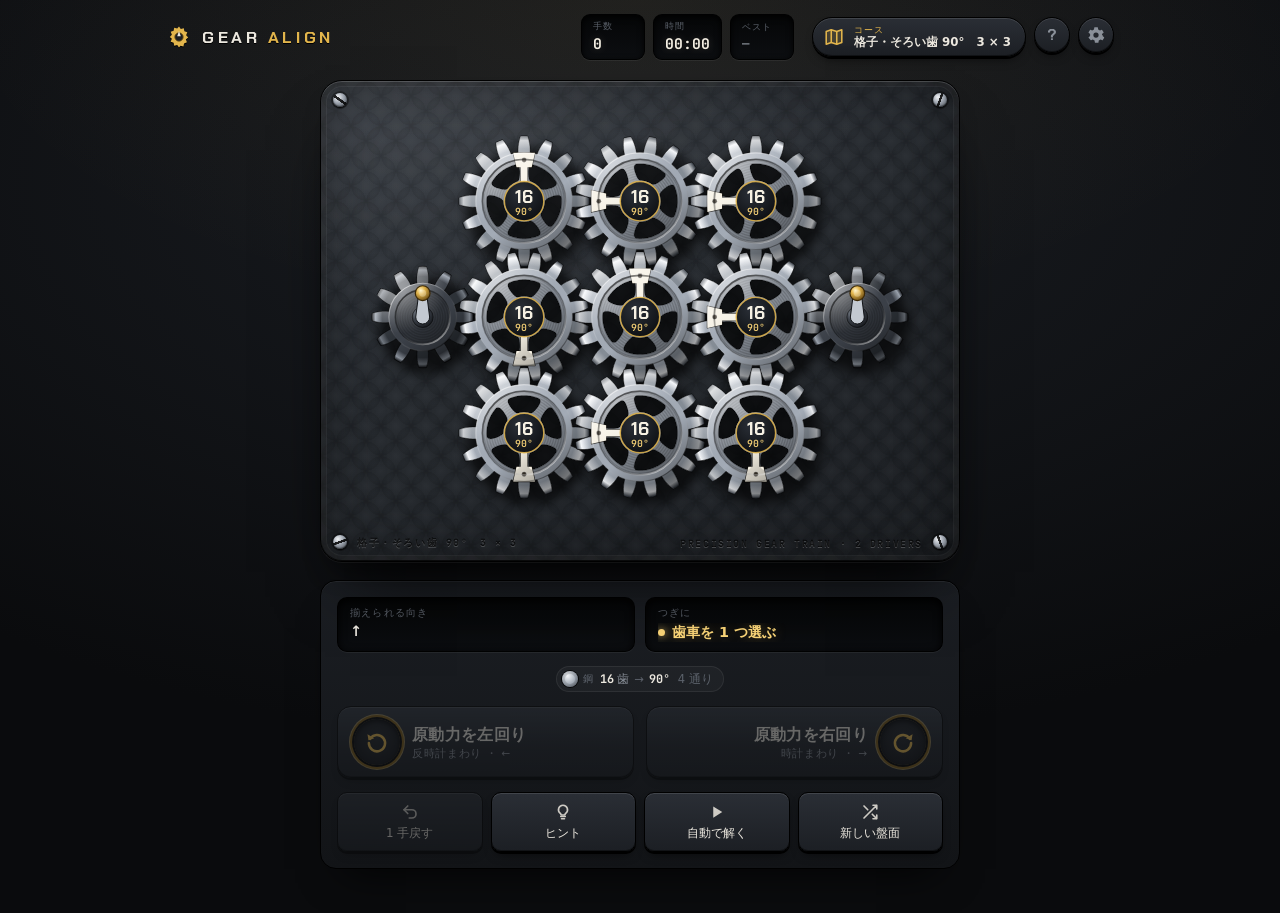
<file: index.html>
<!doctype html>
<html lang="ja">
<head>
<meta charset="utf-8" />
<script>/* sora3141.github.io から移ってきた記録を受け取る。ponytail: 2027-09 ごろに消す */
(function(){var m=location.hash.match(/^#tof-move=([^&]*)&?(.*)$/);if(!m)return;
try{var d=JSON.parse(decodeURIComponent(m[1]));for(var k in d)if(localStorage.getItem(k)===null)localStorage.setItem(k,d[k]);}catch(e){}
history.replaceState(null,'',location.pathname+location.search+(m[2]?'#'+m[2]:''));})();</script>
<meta name="viewport" content="width=device-width, initial-scale=1, viewport-fit=cover" />
<meta name="theme-color" content="#0a0b0d" />
<meta name="description" content="歯車を持ち上げて回し、合いマークの向きを全部揃えるパズル。" />
<!-- リンクを貼ったときのプレビュー（X・LINE・Slack など） -->
<meta property="og:type" content="website" />
<meta property="og:site_name" content="GEAR ALIGN" />
<meta property="og:title" content="GEAR ALIGN — 歯車の向きを揃えるパズル" />
<meta property="og:description" content="歯車を持ち上げて原動力を回し、合いマークの向きを全部揃える。全 80 コース、スマホでも遊べてアプリとしても入れられる。" />
<meta property="og:url" content="https://t-of.github.io/gear-align/" />
<meta property="og:image" content="https://t-of.github.io/gear-align/icons/og.png" />
<meta property="og:image:width" content="1200" />
<meta property="og:image:height" content="630" />
<meta property="og:locale" content="ja_JP" />
<meta name="twitter:card" content="summary_large_image" />
<link rel="manifest" href="./manifest.json" />
<link rel="icon" href="./icons/icon.svg" type="image/svg+xml" />
<link rel="icon" href="./icons/favicon-32.png" sizes="32x32" type="image/png" />
<link rel="apple-touch-icon" href="./icons/apple-touch-icon.png" />
<!-- iPhone / iPad のホーム画面から開いたとき、ブラウザの枠なしで全画面にする -->
<meta name="apple-mobile-web-app-capable" content="yes" />
<meta name="mobile-web-app-capable" content="yes" />
<meta name="apple-mobile-web-app-title" content="GEAR ALIGN" />
<title>GEAR ALIGN — 歯車の向きを揃える</title>
<link rel="preconnect" href="https://fonts.googleapis.com" />
<link rel="preconnect" href="https://fonts.gstatic.com" crossorigin />
<link rel="stylesheet" crossorigin="anonymous" href="https://fonts.googleapis.com/css2?family=Chakra+Petch:wght@500;600;700&family=JetBrains+Mono:wght@500;700&display=swap" />
<link rel="stylesheet" href="./css/style.css" />
</head>
<body>

<header class="topbar">
  <div class="brand">
    <svg class="logo" viewBox="0 0 32 32" aria-hidden="true">
      <path d="M16 3l2.2 3.1 3.7-.9.7 3.7 3.6 1.3-1.4 3.5 2.5 2.9-2.9 2.5 1.4 3.5-3.6 1.3-.7 3.7-3.7-.9L16 29l-2.2-3.1-3.7.9-.7-3.7-3.6-1.3 1.4-3.5L4.7 16l2.5-2.9L5.8 9.6l3.6-1.3.7-3.7 3.7.9Z"/>
      <circle cx="16" cy="16" r="5.2"/>
      <path class="needle" d="M16 8.5l2.2 6.5h-4.4Z"/>
    </svg>
    <h1>GEAR<span>ALIGN</span></h1>
  </div>
  <div class="meters">
    <span class="meter"><i>手数</i><b id="moves">0</b></span>
    <span class="meter"><i>時間</i><b id="clock">00:00</b></span>
    <span class="meter dim"><i>ベスト</i><b id="best">—</b></span>
  </div>
  <div class="topbar-actions">
    <button id="course-open" class="course-btn" title="コース選択（C）" aria-label="コース選択">
      <svg viewBox="0 0 24 24" aria-hidden="true"><path d="M9 4 3.5 6v14L9 18l6 2 5.5-2V4L15 6 9 4Z"/><path d="M9 4v14M15 6v14"/></svg>
      <span class="course-text"><i>コース</i><b id="course-name">—</b></span>
    </button>
    <button id="help-open" class="icon" title="遊び方（?）" aria-label="遊び方">?</button>
    <button id="settings-open" class="icon" title="設定（S）" aria-label="設定">
      <svg viewBox="0 0 24 24" aria-hidden="true"><path d="M12 8.5a3.5 3.5 0 1 0 0 7 3.5 3.5 0 0 0 0-7Zm8.9 3.5c0 .5 0 1-.1 1.4l2 1.6a.5.5 0 0 1 .1.6l-1.9 3.2a.5.5 0 0 1-.6.2l-2.3-1a7.7 7.7 0 0 1-2.4 1.4l-.4 2.5a.5.5 0 0 1-.5.4h-3.8a.5.5 0 0 1-.5-.4l-.4-2.5a7.7 7.7 0 0 1-2.4-1.4l-2.3 1a.5.5 0 0 1-.6-.2L2.1 15.6a.5.5 0 0 1 .1-.6l2-1.6a8.4 8.4 0 0 1 0-2.8l-2-1.6a.5.5 0 0 1-.1-.6l1.9-3.2a.5.5 0 0 1 .6-.2l2.3 1a7.7 7.7 0 0 1 2.4-1.4l.4-2.5a.5.5 0 0 1 .5-.4h3.8a.5.5 0 0 1 .5.4l.4 2.5a7.7 7.7 0 0 1 2.4 1.4l2.3-1a.5.5 0 0 1 .6.2l1.9 3.2a.5.5 0 0 1-.1.6l-2 1.6c.1.4.1.9.1 1.4Z"/></svg>
    </button>
  </div>
</header>

<main>
  <div class="stage" id="stage">
    <!-- 地板：歯車を載せる金属の板。四隅のビスと刻印は飾り -->
    <div class="plate">
      <span class="screw tl" aria-hidden="true"></span>
      <span class="screw tr" aria-hidden="true"></span>
      <span class="screw bl" aria-hidden="true"></span>
      <span class="screw br" aria-hidden="true"></span>
      <div class="board-wrap">
        <svg id="board" viewBox="0 0 440 440" role="application" aria-label="歯車盤面"></svg>
      </div>
      <span class="plate-cal" id="plate-cal" aria-hidden="true"></span>
      <span class="plate-mark" aria-hidden="true">PRECISION GEAR TRAIN · 2 DRIVERS</span>
    </div>
    <p class="toast" id="notice"></p>
    <div class="overlay" id="overlay">
      <div class="card">
        <span class="card-kicker">ALIGNED</span>
        <h2 id="win-title">そろいました</h2>
        <p id="result"></p>
        <p class="rec" id="record"></p>
        <div class="row">
          <button id="again" class="primary">次の盤面</button>
          <button id="retry">同じ盤面をもう一度</button>
        </div>
        <div class="row share-row">
          <button id="share-result" class="share-btn">結果をシェア</button>
        </div>
      </div>
    </div>
  </div>

  <section class="console" id="console" aria-label="操作">
    <p class="context">
      <span class="readout"><i id="target-label">揃えられる向き</i><b id="target">—</b></span>
      <span class="readout"><i id="selected-label">持ち上げ中</i><b id="selected">なし</b></span>
    </p>

    <div class="legend" id="legend"></div>

    <div class="actions">
      <button id="ccw" class="turn">
        <span class="glyph" aria-hidden="true"><svg viewBox="0 0 24 24"><path d="M5.6 9.2A7.5 7.5 0 1 1 4.5 13"/><path class="head" d="M3.2 4.8l.9 5.6 5.4-1.8Z"/></svg></span>
        <span class="lab">原動力を<wbr>左回り<small>反時計まわり ・ ←</small></span>
      </button>
      <button id="cw" class="turn">
        <span class="lab">原動力を<wbr>右回り<small>時計まわり ・ →</small></span>
        <span class="glyph" aria-hidden="true"><svg viewBox="0 0 24 24"><path d="M18.4 9.2A7.5 7.5 0 1 0 19.5 13"/><path class="head" d="M20.8 4.8l-.9 5.6-5.4-1.8Z"/></svg></span>
      </button>
    </div>

    <!-- 解答プレーヤー：自動で解くと、回すボタンの代わりにここが出る -->
    <div class="player" id="player" hidden>
      <div class="player-head">
        <span class="player-tag">解答の再生</span>
        <b id="player-status">0 / 0 手</b>
        <button id="player-close" class="link">閉じて自分で続ける</button>
      </div>
      <input type="range" id="scrub" class="scrub" min="0" max="0" step="1" value="0" aria-label="解答の何手目を見るか" />
      <div class="player-keys">
        <button id="p-first" class="pk-first" title="最初へ（Home）">最初へ</button>
        <button id="p-back" class="pk-back" title="1 手戻る（←）">1 手戻る</button>
        <button id="p-play" class="pk-play" title="再生／停止（Space）">再生</button>
        <button id="p-fwd" class="pk-fwd" title="1 手進む（→）">1 手進む</button>
        <button id="p-last" class="pk-last" title="最後へ（End）">最後へ</button>
      </div>
      <p class="player-note">自動の解答を見た盤面は、自己ベストに残りません</p>
    </div>

    <div class="actions minor">
      <button id="undo" class="k-undo">1 手戻す</button>
      <button id="hint" class="k-hint" aria-pressed="false">ヒント</button>
      <button id="solve" class="k-solve">自動で解く</button>
      <button id="shuffle" class="k-new">新しい盤面</button>
    </div>

    <div class="hintbox" id="hintbox">
      <span>残り目安 <b id="remain">—</b></span>
      <button id="suggest">次の一手</button>
    </div>
  </section>
</main>

<dialog id="confirm" class="sheet narrow">
  <form method="dialog" class="sheet-head">
    <h2>自動で解く</h2>
    <button class="icon" aria-label="閉じる">×</button>
  </form>
  <div class="sheet-body prose">
    <p>
      いまの盤面は <b id="confirm-count">—</b> で揃います。その手順を頭から再生します。
    </p>
    <p><b>再生・停止・1 手戻る／進む</b>とシークで、手順を好きなところから見直せます。
      揃っても完了画面は出さず、揃った盤面をそのまま見せます。</p>
    <p>解答を見た盤面は、あとで自分で揃えても<b>自己ベストには残りません</b>。</p>
    <div class="row end">
      <form method="dialog"><button>やめる</button></form>
      <button id="confirm-go" class="primary">自動で解く</button>
    </div>
  </div>
</dialog>

<dialog id="course" class="sheet course">
  <form method="dialog" class="sheet-head">
    <h2>コース選択</h2>
    <button class="icon" aria-label="閉じる">×</button>
  </form>
  <div class="sheet-body">
    <div class="picker" id="mesh" role="radiogroup" aria-label="遊ぶコース"></div>
  </div>
  <!-- ルールは一覧をどこまでスクロールしても下に出したまま -->
  <div class="sheet-foot">
    <p class="note" id="mode-note"></p>
    <div class="rules">
      <label class="rule">
        <span>持ち上げる数</span>
        <select id="lifts" aria-label="1 手で持ち上げる歯車の数"></select>
      </label>
      <label class="rule">
        <span>揃える向き</span>
        <select id="goal" aria-label="揃える向きの指定"></select>
      </label>
      <form method="dialog" class="rule go">
        <button id="course-done" class="primary">このコースで遊ぶ</button>
      </form>
    </div>
  </div>
</dialog>

<dialog id="settings" class="sheet narrow">
  <form method="dialog" class="sheet-head">
    <h2>設定</h2>
    <button class="icon" aria-label="閉じる">×</button>
  </form>
  <div class="sheet-body">
    <div class="field toggles">
      <span>表示と音</span>
      <div class="row">
        <button id="labels" class="on" aria-pressed="true">歯数を表示</button>
        <button id="sound" class="on">音 ON</button>
      </div>
    </div>

    <div class="field install">
      <span>アプリ</span>
      <div class="install-box">
        <button id="install" class="primary install-btn">アプリとしてインストール</button>
        <p class="install-note" id="install-note"></p>
        <ol class="install-steps" id="install-steps" hidden></ol>
      </div>
    </div>

    <div class="field">
      <span>シード</span>
      <div class="row">
        <code id="seed">—</code>
        <button id="share" class="link">リンクをコピー</button>
      </div>
    </div>

    <div class="field">
      <span>シェア</span>
      <div class="row">
        <button id="share-board" class="share-btn">この盤面をシェア</button>
      </div>
    </div>

    <!-- 制作元のポータル（同じサイトの一覧ページ）へ -->
    <div class="field">
      <span>制作</span>
      <div class="row">
        <a href="/" class="credit">T.OF...</a> のアプリ一覧・<a href="https://t-of.github.io/contact/" class="credit">問い合わせ</a>
      </div>
    </div>
  </div>
</dialog>

<!-- シェア：送る文面を見せてから、共有メニュー・コピー・X・LINE を選んでもらう -->
<dialog id="share-sheet" class="sheet narrow">
  <form method="dialog" class="sheet-head">
    <h2 id="share-title">シェア</h2>
    <button class="icon" aria-label="閉じる">×</button>
  </form>
  <div class="sheet-body">
    <textarea id="share-text" class="share-text" rows="4" readonly aria-label="送る文面"></textarea>
    <div class="share-actions">
      <button id="share-native" class="primary share-native" hidden>共有メニューを開く</button>
      <button id="share-copy" class="share-copy">テキストとリンクをコピー</button>
      <a id="share-x" class="share-link share-x" target="_blank" rel="noopener">X でポスト</a>
      <a id="share-line" class="share-link share-line" target="_blank" rel="noopener">LINE で送る</a>
    </div>
    <p class="share-status" id="share-status" aria-live="polite"></p>
  </div>
</dialog>

<dialog id="help" class="sheet">
  <form method="dialog" class="sheet-head">
    <h2>遊び方</h2>
    <button class="icon" aria-label="閉じる">×</button>
  </form>
  <div class="sheet-body prose">
    <p>
      灰色の<b>原動力</b>（ハンドルの付いた無地の歯車）が回すと、噛み合った歯車が隣どうし
      逆向きに回ります。歯車を選ぶとそれだけ<b>奥に下がって</b>噛み合いから外れます
      （小さくなって隣との間に隙間ができるので、外れたことが形で分かります）。
      <b>「持ち上げて回す」を繰り返して、合いマーク（白い印）を全部同じ向きに</b>。
    </p>
    <ol>
      <li>歯車をクリックして、決まった数だけ持ち上げる（もう一度押すと下ろす）。</li>
      <li><b>原動力</b>（金色の取っ手が付いた黒い歯車）を左右どちらかに回すと、
        持ち上げたものを<b>除く</b>全部が連動して回る。ボタンに触れると、
        2 つの原動力の周りに回る向きの矢印が出る。
        <b>歯車を指やマウスで円を描くようになぞっても回せる</b>（原動力のクランクでも、盤面の歯車でもよい）。
        その歯車の 1 手ぶん回すごとに 1 手。離したとき半分以上回っていればその手まで進み、足りなければ戻る。</li>
      <li>合いマークが全部同じ向きになればクリア。合いマークはボスからリムへ引いた白い線と、リムの白い塗り（向きはこの塗りで読む）。原動力には合いマークが無いので揃える対象ではない。</li>
    </ol>

    <h3>歯数を見れば、回る角度が分かる</h3>
    <p>
      噛み合う歯車は「送られる歯数」が同じなので、1 手 <i>s</i> 歯送りなら歯数 <i>T</i> の歯車は
      <b><i>s</i>×360/<i>T</i> 度</b>回ります。歯が少ないほど大きく回る。
      歯は 1 枚おきに濃く、色も歯数ごとに変えてあるので数えやすくしてあります。
    </p>

    <h3>原動力は 2 つ</h3>
    <p>
      <b>回す向きは原動力が基準</b>です。噛み合う歯車は隣どうし逆に回るので、
      どれを基準にするかを決めないと「右回り」が決まりません。盤面の
      <b>2 つの原動力は必ず同じ向きに回る</b>ように置いてあり、ボタンはその向きを指しています
      （そのために、原動力を付ける相手の市松を揃えてあります）。
    </p>
    <p>
      回して動くのは<b>原動力とつながっている歯車だけ</b>。持ち上げ方によっては伝達が切れて
      その先が止まります（<b>薄く点線</b>で表示）。原動力が 1 つだとその相手を持ち上げた瞬間に
      盤面が全部止まってしまうので、必ず 2 つ置いてあります。原動力自体は持ち上げられません。
    </p>

    <h3>揃える向きの指定</h3>
    <p>
      コース選択の下にある「揃える向き」で <b>↑ ↗ → ↘ ↓ ↙ ← ↖</b> を選ぶと、その向きでないとクリアになりません。
      盤面はその向きから配り直すので、指定した向きには必ず揃えられます。
      斜めは「45° がその盤面で作れる角度」になっているコースにだけ出ます
      （歯数の最大公約数が 8 の倍数のとき）。
    </p>
    <p>
      <b>「全部ちがう向き」</b>を選ぶと、逆にすべての歯車をばらばらの向きにするのが目標になります。
      歯車 k が向けられるのは限られた向きだけなので、歯車と向きの組み合わせが取れるコース
      （歯車の数 ≤ 向けられる向きの数）にだけ出ます。
    </p>

    <h3>並べ方</h3>
    <p>
      正方格子は 4 つの歯車が輪になるため、<b>歯数を 2 種類までしか置けません</b>。
      3 種類以上を混ぜたいときは一列・輪・星を選んでください。
    </p>

    <h3>キー操作</h3>
    <p class="keys">
      <kbd>←</kbd><kbd>→</kbd> 回す ／ <kbd>1</kbd>–<kbd>9</kbd> 選ぶ ／ <kbd>Esc</kbd> 下ろす ／
      <kbd>Z</kbd> 戻す ／ <kbd>H</kbd> ヒント ／ <kbd>L</kbd> 歯数表示 ／
      <kbd>N</kbd> 新しい盤面 ／ <kbd>C</kbd> コース選択 ／ <kbd>S</kbd> 設定 ／ <kbd>?</kbd> 遊び方
    </p>
    <p class="keys">
      解答の再生中：<kbd>Space</kbd> 再生／停止 ／ <kbd>←</kbd><kbd>→</kbd> 1 手戻る／進む ／
      <kbd>Home</kbd><kbd>End</kbd> 最初／最後 ／ <kbd>Esc</kbd> 閉じる
    </p>
  </div>
</dialog>

<script type="module" src="./src/main.js"></script>
</body>
</html>
</file>
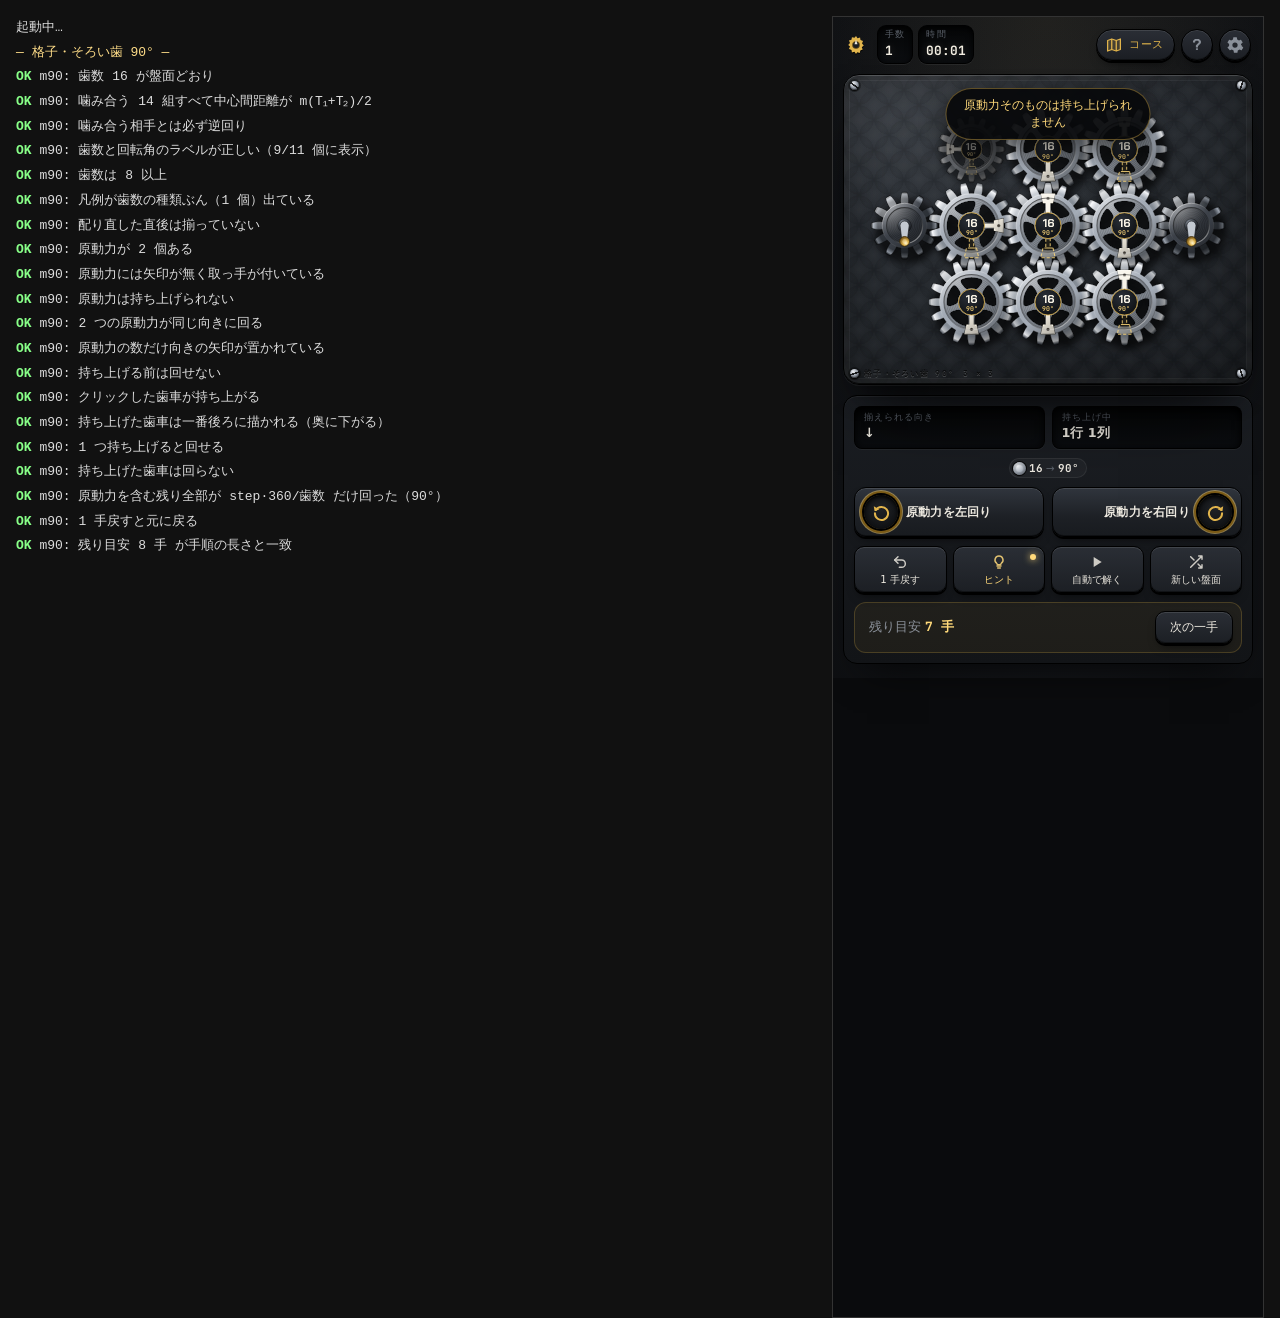
<file: test/ui.html>
<!doctype html>
<!-- 実際の index.html を iframe で動かし、クリック操作だけで通しで遊べるかを確かめる。
     使い方:  ./serve.sh のあと、ブラウザで /test/ui.html を開く -->
<html lang="ja"><head><meta charset="utf-8"><title>UI smoke test</title>
<style>body{font:13px/1.9 ui-monospace,monospace;background:#111;color:#ddd;padding:16px;margin:0}
iframe{width:430px;height:1300px;border:1px solid #333;float:right;margin-left:16px}
#log b{color:#8f8}#log i{color:#f88;font-style:normal}#log u{color:#fd8;text-decoration:none}</style></head><body>
<iframe id="app" src="../index.html"></iframe>
<div id="log">起動中…</div>
<script type="module">
import { GearPuzzle } from '../src/puzzle.js';
import { MODES, getMode, MODULE, liftOptions } from '../src/modes.js';
import { buildLayout, poweredSet } from '../src/layout.js';
import { planFor } from '../src/solve.js';
import { mulberry32, seedNumber } from '../src/rng.js';

const logEl = document.getElementById('log');
const log = (s) => { logEl.innerHTML += '<br>' + s; };
const sleep = (ms) => new Promise((r) => setTimeout(r, ms));
const app = document.getElementById('app');
const doc = () => app.contentDocument;
const win = () => app.contentWindow;
const gears = () => [...doc().querySelectorAll('.gear')];
const gear = (k) => doc().querySelector(`.gear[data-index="${k}"]`);
const byId = (id) => doc().getElementById(id);
const click = (el) => el.dispatchEvent(new (win().MouseEvent)('click', { bubbles: true }));
const change = (el, v) => { el.value = String(v); el.dispatchEvent(new (win().Event)('change', { bubbles: true })); };

// 持ち上げた歯車は最前面へ移る（DOM 順が変わる）ので data-index で並べ直す
function byIndex(read) {
  const out = [];
  for (const g of gears()) out[Number(g.dataset.index)] = read(g);
  return out;
}
const readAngles = () => byIndex((g) =>
  parseFloat(/rotate\(([-\d.]+)deg\)/.exec(g.querySelector('.spin').style.transform)[1]));
const readTeeth = () => byIndex((g) => Number(g.dataset.teeth));
// 小さすぎる歯車にはラベルを出さない（null が返る）
const readChips = () => byIndex((g) => {
  const t = g.querySelector('.chip-teeth');
  return t ? t.textContent + '/' + g.querySelector('.chip-angle').textContent : null;
});
const readCenters = () => byIndex((g) => {
  const m = /translate\(([-\d.]+),([-\d.]+)\)/.exec(g.getAttribute('transform'));
  return { x: Number(m[1]), y: Number(m[2]) };
});

async function waitFor(fn, label, ms = 10000) {
  for (let t = 0; t < ms; t += 25) { if (fn()) return true; await sleep(25); }
  throw new Error('待機がタイムアウト: ' + label);
}

let pass = 0, fail = 0;
const ok = (c, m) => { if (c) { pass++; log('<b>OK</b> ' + m); } else { fail++; log('<i>NG</i> ' + m); } };
const near = (a, b, eps = 1e-6) => Math.abs(a - b) < eps;
const count = (mode, size) => buildLayout(mode, size).cells.length;

// ステージ（並べ方 × 大きさ）を 1 つ選ぶ
const pickStage = (id, size) => {
  const r = byId('mesh').querySelector(`input[value="${id}/${size}"]`);
  r.checked = true;
  r.dispatchEvent(new (win().Event)('change', { bubbles: true }));
};

async function setBoard(mode, size, lifts = 1) {
  pickStage(mode.id, size);
  await waitFor(() => gears().length === count(mode, size), `${mode.id} size=${size} への切り替え`);
  if (byId('lifts').value !== String(lifts)) change(byId('lifts'), lifts);
  await sleep(50);
}

function mirror(mode, size, lifts = 1) {
  const p = new GearPuzzle(buildLayout(mode, size), lifts);
  const ang = readAngles();
  for (let k = 0; k < p.size; k++) p.a[k] = Math.round((ang[k] * p.teethOf(k)) / 360);
  return p;
}

// アプリと同じ手順で盤面を作り直す（同じシードなら同じ盤面・同じ目標になる）
function reproduce(mode, size, lifts, seed, goal) {
  const p = new GearPuzzle(buildLayout(mode, size), lifts);
  if (goal === 'd') p.goalMode = 'distinct';
  else if (goal !== null) { p.goalMode = 'dir'; p.goal = (goal * 45 * p.G) / 360; }
  for (let t = 0; t < 8; t++) {
    if (p.shuffle(mulberry32(seedNumber(seed + (t ? String(t) : '')))) !== false) break;
  }
  return p;
}

// 手順どおりにクリックして解く
async function playPlan(plan) {
  let held = [];
  for (const mv of plan.moves) {
    if (held.join() !== mv.lift.join()) {
      for (const k of held) click(gear(k));
      for (const k of mv.lift) click(gear(k));
      held = mv.lift.slice();
      await sleep(30);
    }
    click(byId(mv.d > 0 ? 'cw' : 'ccw'));
    await sleep(460);
  }
}

(async () => {
  try {
    await waitFor(() => doc() && doc().querySelector('.gear'), 'アプリの起動');

    for (const mode of MODES) {
      log(`<u>— ${mode.name} —</u>`);
      const size = mode.size;
      await setBoard(mode, size);
      const layout = buildLayout(mode, size);

      // 歯数が DOM に出ていて、盤面の歯数構成と一致する
      ok(JSON.stringify(readTeeth()) === JSON.stringify(layout.teeth),
        `${mode.id}: 歯数 ${[...new Set(layout.teeth.filter((t, i) => !layout.isDriver[i]))].join('/')} が盤面どおり`);

      // 幾何：噛み合う相手との中心間距離が「半径の和」になっている
      const cen = readCenters();
      let meshOk = true;
      for (const [a, b] of layout.edges) {
        const d = Math.hypot(cen[a].x - cen[b].x, cen[a].y - cen[b].y);
        if (!near(d, (MODULE * (layout.teeth[a] + layout.teeth[b])) / 2, 0.01)) meshOk = false;  // DOM は丸めた座標
      }
      ok(meshOk, `${mode.id}: 噛み合う ${layout.edges.length} 組すべて中心間距離が m(T₁+T₂)/2`);
      ok(layout.signs.every((s2, k) => layout.adj[k].every((j) => layout.signs[j] === -s2)),
        `${mode.id}: 噛み合う相手とは必ず逆回り`);

      // ラベルは「歯数 / 1 手の回転角」
      const chips = readChips();
      ok(chips.every((c, k) => {
        if (layout.isDriver[k]) return c === null;   // 原動力にはラベルを出さない
        const [t, a] = c.split('/');
        const want = Math.round((mode.step * 360) / layout.teeth[k] * 10) / 10;
        return Number(t) === layout.teeth[k] && a === `${want}°`;
      }), `${mode.id}: 歯数と回転角のラベルが正しい（${chips.filter(Boolean).length}/${chips.length} 個に表示）`);
      // 一番小さい歯車でも 8 枚歯（ピッチ円半径 30）あって、ラベルが読める大きさになっている
      ok(Math.min(...layout.teeth.filter((t, i) => !layout.isDriver[i])) >= 8,
        `${mode.id}: 歯数は 8 以上`);

      // 凡例は盤面にある歯数の種類ぶん
      // 凡例は矢印のある歯車の歯数だけ（原動力は数えない）
      const kinds = new Set(layout.teeth.filter((t, i) => !layout.isDriver[i]));
      ok(doc().querySelectorAll('.legend-item').length === kinds.size,
        `${mode.id}: 凡例が歯数の種類ぶん（${kinds.size} 個）出ている`);

      const p = mirror(mode, size);
      ok(!p.isSolved(), `${mode.id}: 配り直した直後は揃っていない`);

      // 原動力：矢印を持たず、持ち上げられない
      const drivers = gears().filter((g) => g.dataset.driver === '1');
      ok(drivers.length === layout.drivers.length, `${mode.id}: 原動力が ${layout.drivers.length} 個ある`);
      ok(drivers.every((g) => !g.querySelector('.index') && g.querySelector('.crank')),
        `${mode.id}: 原動力には矢印が無く取っ手が付いている`);
      const dIdx = Number(drivers[0].dataset.index);
      click(gear(dIdx));
      ok(!gear(dIdx).classList.contains('lifted'), `${mode.id}: 原動力は持ち上げられない`);

      // 回す向きの基準：2 つの原動力は同じ向きに回り、どちらにも向きの矢印が付いている
      ok(layout.signs[layout.drivers[0]] === layout.signs[layout.drivers[1]],
        `${mode.id}: 2 つの原動力が同じ向きに回る`);
      ok(doc().querySelectorAll('.spinhints').length === layout.drivers.length,
        `${mode.id}: 原動力の数だけ向きの矢印が置かれている`);

      // 持ち上げる前は回せない
      // （この検査は「どこも切り離さない」持ち上げ方で行う）
      const pick = layout.liftable.findIndex((v, k) => v
        && poweredSet(layout.adj, layout.drivers, [k]).size === layout.cells.length - 1);
      ok(byId('cw').disabled, `${mode.id}: 持ち上げる前は回せない`);

      // 1 手で回る角度が歯数どおりか（歯数が違えば角度も違う）
      const before = readAngles();
      click(gear(pick));
      ok(gear(pick).classList.contains('lifted'), `${mode.id}: クリックした歯車が持ち上がる`);
      ok(doc().getElementById('gears').firstElementChild === gear(pick),
        `${mode.id}: 持ち上げた歯車は一番後ろに描かれる（奥に下がる）`);
      ok(!byId('cw').disabled, `${mode.id}: 1 つ持ち上げると回せる`);
      click(byId('cw'));
      await sleep(460);
      const after = readAngles();
      ok(near(after[pick], before[pick]), `${mode.id}: 持ち上げた歯車は回らない`);
      let angleOk = true; const angles = new Set();
      for (let k = 0; k < layout.cells.length; k++) {
        if (k === pick) continue;
        const want = (layout.signs[k] * mode.step * 360) / layout.teeth[k];
        if (!near(after[k] - before[k], want, 1e-6)) angleOk = false;
        if (!layout.isDriver[k]) angles.add(Math.abs(want));
      }
      ok(angleOk, `${mode.id}: 原動力を含む残り全部が step·360/歯数 だけ回った（${[...angles].sort((a, b) => a - b).join('/')}°）`);
      click(byId('undo'));
      await sleep(460);
      ok(JSON.stringify(readAngles()) === JSON.stringify(before), `${mode.id}: 1 手戻すと元に戻る`);
      click(gear(pick));

      // ヒントに従うと残り手数が 1 ずつ減り、最後にクリアする
      byId('hint').classList.contains('on') || click(byId('hint'));
      await sleep(40);
      const plan = planFor(mirror(mode, size));
      ok(byId('remain').textContent === `${plan.length} 手`,
        `${mode.id}: 残り目安 ${byId('remain').textContent} が手順の長さと一致`);
      let left = plan.length, monotone = true, lifted = [];
      for (const mv of plan.moves) {
        if (lifted.join() !== mv.lift.join()) {
          for (const k of lifted) click(gear(k));
          for (const k of mv.lift) click(gear(k));
          lifted = mv.lift.slice();
          await sleep(30);
        }
        click(byId(mv.d > 0 ? 'cw' : 'ccw'));
        await sleep(460);
        left--;
        if (left > 0 && byId('remain').textContent !== `${left} 手`) monotone = false;
      }
      ok(monotone, `${mode.id}: 1 手ごとに残り目安が 1 ずつ減った`);
      ok(byId('overlay').classList.contains('show'), `${mode.id}: ${plan.length} 手でクリア表示が出た`);
      if (mode === MODES[0]) {
        // 結果をシェア：文面に手数とコース、リンクに同じ盤面の URL が入る
        click(byId('share-result'));
        await sleep(50);
        const txt = byId('share-text').value;
        ok(byId('share-sheet').open, '完了画面の「結果をシェア」でシェアのシートが開く');
        ok(txt.includes(`${plan.length} 手`) && txt.includes(mode.name), `結果の文面に手数とコースが入る（${txt.split('\n')[0]}）`);
        ok(txt.includes('#' + mode.id + '/') && txt.includes(byId('seed').textContent), 'リンクは同じ盤面の URL（コースとシード入り）');
        ok(txt.includes('お手本'), '文面にお手本の手数との比べが入る');
        const xUrl = new URL(byId('share-x').href), lineUrl = new URL(byId('share-line').href);
        ok(xUrl.hostname === 'x.com' && xUrl.searchParams.get('text').includes('GEAR ALIGN')
          && xUrl.searchParams.get('url').includes('#' + mode.id), 'X でポストのリンクに文面と URL が入る');
        ok(lineUrl.hostname === 'line.me' && lineUrl.searchParams.get('text').includes('#' + mode.id), 'LINE で送るのリンクに文面と URL が入る');
        ok(byId('share-native').hidden === !win().navigator.share, '共有メニューのボタンは使えるブラウザでだけ出る');
        click(byId('share-copy'));
        await waitFor(() => byId('share-status').textContent.length > 0, 'コピーの結果');
        ok(true, `コピーを押すと結果が出る（${byId('share-status').textContent}）`);
        byId('share-sheet').close();
      }
      click(byId('hint'));
      click(byId('again'));
      await waitFor(() => !byId('overlay').classList.contains('show'), 'クリア表示が消える');
    }

    log('<u>— そのほか —</u>');
    // 盤面の大きさ（格子・一列それぞれ）
    for (const [id, size] of [['m90', 6], ['t5', 9], ['r4', 16], ['s4', 3]]) {
      const mode = getMode(id);
      await setBoard(mode, size);
      ok(gears().length === count(mode, size), `${id} ${size}: 歯車が ${count(mode, size)} 個`);
    }

    // 歯数表示のトグル
    await setBoard(getMode('t4'), 7, 1);
    ok(byId('board').classList.contains('labels'), '歯数表示は既定で ON');
    click(byId('labels'));
    ok(!byId('board').classList.contains('labels'), '歯数表示を切り替えられる');
    click(byId('labels'));

    // シードで同じ盤面が再現される
    const seed = byId('seed').textContent;
    const shot = readAngles().join(',');
    click(byId('shuffle'));
    await sleep(60);
    ok(byId('seed').textContent !== seed, 'シャッフルでシードが変わる');
    win().location.hash = `#t4/7/1/f/${seed}`;
    win().location.reload();
    await waitFor(() => doc() && doc().querySelector('.gear') && byId('seed') && byId('seed').textContent === seed, '同じシードで読み直し');
    await sleep(60);
    ok(readAngles().join(',') === shot, '同じシードなら同じ盤面が出る');

    // 自動で解く（ソルバー）
    ok(byId('solve').closest('dialog') === null, '自動で解くボタンは本画面にある');
    ok(byId('moves').textContent === '0', '押す前は 0 手');
    click(byId('solve'));
    ok(byId('confirm').open, '押すといきなり動かず確認が出る');
    const len = Number(/(\d+)/.exec(byId('confirm-count').textContent)[1]);
    ok(len > 0, `確認に手数が出る（${len} 手）`);
    click(byId('confirm').querySelector('.sheet-head .icon'));
    ok(!byId('confirm').open, '確認をやめられる');
    ok(byId('moves').textContent === '0', 'やめたら盤面は動いていない');

    // 歯車をなぞって回す：円を描くように動かすと 1 手ぶんごとに回り、離したとき半分以上なら 1 手進める
    await setBoard(getMode('m90'), 3, 1);
    await sleep(80);
    const P = (type, el2, x, y) => el2.dispatchEvent(new (win().PointerEvent)(type,
      { bubbles: true, cancelable: true, clientX: x, clientY: y, pointerId: 7, button: 0, isPrimary: true }));
    // 歯車 k の中心のまわりを deg 度（正で時計回り）なぞる
    async function stroke(k, deg, click2 = true) {
      const g = gear(k), hit = g.querySelector('.hit');
      const b = hit.getBoundingClientRect();
      const cx = b.left + b.width / 2, cy = b.top + b.height / 2, r = b.width * 0.35;
      const at = (t) => [cx + r * Math.cos(t), cy + r * Math.sin(t)];
      let t = -Math.PI / 2;
      P('pointerdown', hit, ...at(t));
      const steps = Math.max(2, Math.ceil(Math.abs(deg) / 8));
      for (let i = 1; i <= steps; i++) { t = -Math.PI / 2 + (deg * Math.PI / 180) * (i / steps); P('pointermove', hit, ...at(t)); }
      P('pointerup', hit, ...at(t));
      if (click2) click(hit);                    // 実機では pointerup のあとに click が来る
      await sleep(500);
    }
    const lay = buildLayout(getMode('m90'), 3);
    const drv = lay.drivers[0];
    const plain = lay.cells.findIndex((c, i) => !c.driver && i !== lay.adj[drv][0]);
    await stroke(plain, 120);
    ok(byId('moves').textContent === '0', '持ち上げる前は、なぞっても回らない');
    ok(!gear(plain).classList.contains('lifted'), 'なぞった操作は持ち上げにならない');
    click(gear(plain));                          // 1 つ持ち上げる
    ok(gear(plain).classList.contains('lifted'), 'タップすると持ち上がる（これまでどおり）');
    const stepDrv = (4 * 360) / lay.teeth[drv];
    const before3 = readAngles();
    await stroke(drv, stepDrv * 1.2);           // 1.2 手ぶん時計回り
    const after3 = readAngles();
    ok(byId('moves').textContent === '1', `原動力を 1.2 手ぶんなぞると 1 手進む（${byId('moves').textContent} 手）`);
    ok(near(after3[drv] - before3[drv], stepDrv), `なぞった原動力は時計回りに 1 手ぶん回る（${(after3[drv] - before3[drv]).toFixed(1)}°）`);
    ok(near(after3[plain], before3[plain]), '持ち上げた歯車は回らない');
    ok(gear(plain).classList.contains('lifted'), 'なぞったあとも持ち上げたまま');
    const host2 = lay.adj[drv][0];
    ok(near(after3[host2] - before3[host2], -((4 * 360) / lay.teeth[host2])), '噛み合う歯車は逆向きに回る');
    await stroke(drv, stepDrv * 0.6);           // 半分以上なら、離したとき 1 手進める
    ok(byId('moves').textContent === '2', '半分以上なぞって離すと、その手まで進む');
    await stroke(drv, -stepDrv * 0.3);          // 足りなければ元に戻る
    ok(byId('moves').textContent === '2', '半分に届かなければ元の位置に戻る');
    await stroke(host2, -((4 * 360) / lay.teeth[host2]) * 2.1);
    ok(byId('moves').textContent === '4', '盤面の歯車をなぞっても回せる（反時計回りに 2 手）');
    await stroke(plain, 200);
    ok(byId('moves').textContent === '4' && gear(plain).classList.contains('lifted'), '持ち上げた歯車はなぞっても回らない');
    click(byId('undo'));
    await sleep(500);
    ok(byId('moves').textContent === '3', 'なぞって回した手も 1 手戻せる');

    // 解答の再生：途中で止めて 1 手戻れること（手数の多い盤面で確かめる）
    await setBoard(getMode('m22'), 6, 1);
    ok(byId('player').hidden, 'ふだんは解答プレーヤーが出ていない');
    click(byId('solve'));
    click(byId('confirm-go'));
    await waitFor(() => !byId('player').hidden && Number(byId('moves').textContent) >= 2, '解答の再生の開始', 30000);
    ok(byId('p-play').textContent === '停止' && byId('p-play').classList.contains('playing'), '再生中は再生ボタンが「停止」になる');
    ok(byId('solve').textContent === '解答を閉じる', '自動で解くボタンが「解答を閉じる」になる');
    ok(byId('cw').disabled && byId('shuffle').disabled && byId('hint').disabled, '再生中は手動の操作を止める');
    click(gears().find((g) => !g.dataset.driver && !g.classList.contains('lifted')));
    ok(true, '再生中に歯車を押しても割り込まない（例外にならない）');
    click(byId('p-play'));                       // 停止
    await waitFor(() => byId('p-play').textContent === '再生', '停止', 5000);
    await sleep(900);
    const stopped = Number(byId('moves').textContent);
    await sleep(900);
    ok(Number(byId('moves').textContent) === stopped, `停止すると ${stopped} 手目で止まったまま`);
    ok(byId('player-status').textContent === `${stopped} / ${Number(byId('scrub').max)} 手`, 'プレーヤーに何手目かが出る');
    const anglesAt = readAngles().join(',');
    click(byId('p-back'));
    await waitFor(() => Number(byId('moves').textContent) === stopped - 1, '1 手戻る', 5000);
    ok(readAngles().join(',') !== anglesAt, '1 手戻ると歯車が戻る');
    await sleep(600);
    click(byId('p-fwd'));
    await waitFor(() => Number(byId('moves').textContent) === stopped, '1 手進む', 5000);
    await sleep(600);
    ok(readAngles().join(',') === anglesAt, '1 手進むと元の盤面に戻る');
    click(byId('p-first'));
    ok(byId('moves').textContent === '0' && byId('p-back').disabled, '最初へ飛ぶと 0 手目になり、戻るは押せない');
    change(byId('scrub'), 3);
    byId('scrub').dispatchEvent(new (win().Event)('input', { bubbles: true }));
    ok(byId('moves').textContent === '3', 'シークバーで好きな手へ飛べる');
    click(byId('solve'));                       // 解答を閉じる
    await sleep(100);
    ok(byId('player').hidden && byId('solve').textContent === '自動で解く', '閉じるとプレーヤーが消える');
    ok(byId('moves').textContent === '3', '閉じても盤面はそのまま（3 手目から自分で続けられる）');
    ok(!byId('shuffle').disabled && !byId('hint').disabled, '閉じたあとは手動の操作に戻る');

    // 小さい盤面で最後まで再生させる：完了画面を出さず、揃った盤面をそのまま見せる
    await setBoard(getMode('m90'), 3, 1);
    click(byId('solve'));
    const len2 = Number(/(\d+)/.exec(byId('confirm-count').textContent)[1]);
    click(byId('confirm-go'));
    await waitFor(() => byId('player-status').textContent.includes('揃いました') && byId('p-play').textContent === 'もう一度', '最後まで再生', 90000);
    ok(byId('moves').textContent === String(len2), `${len2} 手で自動で揃った`);
    ok(!byId('overlay').classList.contains('show'), '自動で揃えても完了画面は出さない');
    ok(byId('board').classList.contains('solved'), '揃った盤面がそのまま見える');
    ok(byId('p-play').textContent === 'もう一度' && byId('p-fwd').disabled, '最後まで見ると「もう一度」になり、進むは押せない');
    click(byId('p-back'));
    await waitFor(() => Number(byId('moves').textContent) === len2 - 1, '揃ったあとも 1 手戻れる', 5000);
    ok(!byId('board').classList.contains('solved'), '戻ると揃っていない状態になる');
    await sleep(600);
    click(byId('p-last'));
    ok(byId('moves').textContent === String(len2) && byId('board').classList.contains('solved'), '最後へ飛ぶと揃った盤面に戻る');
    click(byId('player-close'));
    await sleep(100);
    ok(byId('player').hidden, '「閉じて自分で続ける」で閉じる');
    void len;

    // 2 個持ち上げ
    await setBoard(getMode('m90'), 3, 2);
    ok(byId('lifts').value === '2', '持ち上げる数を 2 にできる');
    const lay2 = buildLayout(getMode('m90'), 3);
    const two = [];
    for (let k = 0; k < lay2.cells.length && two.length < 2; k++) if (lay2.liftable[k]) two.push(k);
    const b2 = readAngles();
    click(gear(two[0]));
    ok(byId('cw').disabled, '1 つだけでは回せない');
    click(gear(two[1]));
    ok(!byId('cw').disabled, '2 つ持ち上げると回せる');
    click(byId('cw'));
    await sleep(460);
    const a2 = readAngles();
    ok(two.every((k) => near(a2[k], b2[k])), '持ち上げた 2 つは回らない');
    ok(a2.filter((v, i) => v !== b2[i]).length === lay2.cells.length - 2, '残り全部が回った');

    // 原動力が噛んでいる歯車も持ち上げられる（原動力が 2 つあるので盤面は止まらない）
    click(gear(two[0])); click(gear(two[1]));
    const host = lay2.adj[lay2.drivers[0]][0];
    click(gear(host));
    ok(gear(host).classList.contains('lifted'), '原動力が噛んでいる歯車も持ち上げられる');
    click(gear(host));

    // 原動力から切り離される持ち上げ方：切り離された歯車は回らず、画面でも薄く出る
    await setBoard(getMode('r4'), 8, 2);
    const layR = buildLayout(getMode('r4'), 8);
    let cutPair = null;
    for (let a = 0; a < layR.cells.length && !cutPair; a++) {
      for (let b = a + 1; b < layR.cells.length && !cutPair; b++) {
        if (!layR.liftable[a] || !layR.liftable[b]) continue;
        const pw = poweredSet(layR.adj, layR.drivers, [a, b]);
        if (pw.size < layR.cells.length - 2) cutPair = { a, b, pw };
      }
    }
    ok(cutPair !== null, '輪では 2 個外すと切り離される組がある');
    click(gear(cutPair.a)); click(gear(cutPair.b));
    const dead = gears().filter((g) => g.classList.contains('unpowered'));
    ok(dead.length === layR.cells.length - 2 - cutPair.pw.size,
      `切り離された ${dead.length} 個が薄く表示される`);
    const bC = readAngles();
    click(byId('cw'));
    await sleep(460);
    const aC = readAngles();
    let cutOk = true;
    for (let k = 0; k < layR.cells.length; k++) {
      const shouldMove = cutPair.pw.has(k) && k !== cutPair.a && k !== cutPair.b;
      if (shouldMove === near(aC[k], bC[k])) cutOk = false;
    }
    ok(cutOk, '原動力とつながっている歯車だけが回り、切り離された歯車は止まったまま');
    await setBoard(getMode('m90'), 3, 2);

    // 揃える向きの指定
    await setBoard(getMode('m43'), 3, 1);
    change(byId('goal'), '2');                         // → 右（0=↑ 1=↗ 2=→ …）
    await sleep(60);
    ok(byId('target-label').textContent === '目標の向き', '表示が「目標の向き」に変わる');
    ok(byId('target').textContent === '→', '指定した向きが出る');
    ok(win().location.hash.includes('/1/2/'), '共有リンクに向きの指定が入る');

    const pg = mirror(getMode('m43'), 3);
    pg.goalMode = 'dir';
    pg.goal = (2 * 45 * pg.G) / 360;
    const gplan = planFor(pg);
    ok(gplan !== null && gplan.c === pg.goal, '指定した向きへの手順が作れる');
    let glift = [];
    for (const mv of gplan.moves) {
      if (glift.join() !== mv.lift.join()) {
        for (const k of glift) click(gear(k));
        for (const k of mv.lift) click(gear(k));
        glift = mv.lift.slice();
        await sleep(30);
      }
      click(byId(mv.d > 0 ? 'cw' : 'ccw'));
      await sleep(460);
    }
    ok(byId('overlay').classList.contains('show'), `指定した向きに ${gplan.length} 手で揃えてクリア`);
    ok(byId('result').textContent.includes('指定どおり'), 'クリア表示に「指定どおり」と出る');
    click(byId('again'));
    await sleep(60);
    change(byId('goal'), 'f');
    await sleep(60);
    ok(byId('target-label').textContent === '揃えられる向き', '自由に戻せる');

    // 回すボタンに触れると、ハンドルの周りに回る向きの矢印が出る
    log('<u>— 回す向きの基準 —</u>');
    await setBoard(getMode('m90'), 3, 1);
    ok(byId('cw').textContent.includes('原動力') && byId('cw').textContent.includes('時計'),
      'ボタンが何を基準にどちら回りかを言っている');
    ok(byId('ccw').textContent.includes('原動力') && byId('ccw').textContent.includes('反時計'),
      '左回りのボタンも同じく');
    ok(doc().querySelectorAll('.spinhint').length === 4,
      '2 つの原動力それぞれに、両方向ぶんの矢印がある');
    // 見え方は CSS の役目（ヘッドレスの仮想時間では transition が進まないので、
    // ここでは「CSS が狙っている状態になっているか」と「その規則があるか」を見る）
    const cssRules = [...doc().styleSheets].flatMap((ss) => [...ss.cssRules]);
    const rules = cssRules.map((r) => r.selectorText || '');
    ok(rules.some((r) => r.includes('preview-cw')) && rules.some((r) => r.includes('preview-ccw')),
      '向きの矢印を出す規則が CSS にある');
    const liftRule = cssRules.find((r) => (r.selectorText || '') === '.gear.lifted .lift' && r.style.transform);
    ok(liftRule && /scale\(0?\.\d+\)/.test(liftRule.style.transform),
      `持ち上げた歯車を小さくする規則がある（${liftRule ? liftRule.style.transform : 'なし'}）`);
    const shown = (d) => [...doc().querySelectorAll(`.spinhint.${d}`)]
      .every((e) => e.matches(`#board.preview-${d} .spinhint.${d}`));
    ok(!shown('cw') && !shown('ccw'), 'ふだんは出ていない');
    byId('cw').dispatchEvent(new (win().PointerEvent)('pointerenter', { bubbles: true }));
    ok(byId('board').classList.contains('preview-cw') && shown('cw') && !shown('ccw'),
      '右回りに触れると、2 つの原動力の両方に時計回りの矢印が出る');
    byId('cw').dispatchEvent(new (win().PointerEvent)('pointerleave', { bubbles: true }));
    ok(!shown('cw'), '離すと消える');
    byId('ccw').dispatchEvent(new (win().PointerEvent)('pointerenter', { bubbles: true }));
    ok(shown('ccw') && !shown('cw'), '左回りに触れると反時計回りの矢印が出る');
    byId('ccw').dispatchEvent(new (win().PointerEvent)('pointerleave', { bubbles: true }));

    // 画面のつくり：ルール設定は本画面に出さず、右上のボタンから開くシートにまとめてある
    log('<u>— 画面のつくり —</u>');
    for (const id of ['mesh', 'lifts', 'goal', 'labels', 'sound', 'seed', 'share']) {
      ok(byId(id).closest('dialog') !== null, `${id} が設定シートの中にある`);
    }
    // ステージは「並べ方 × 大きさ」を全部並べ、実際の盤面の絵から選ぶ
    const stages = MODES.flatMap((m) => m.sizes.map((sz) => [m, sz]));
    const tiles = [...byId('mesh').querySelectorAll('.tile')];
    ok(tiles.length === stages.length,
      `ステージが ${stages.length} 通り（並べ方 ${MODES.length} × それぞれの大きさ）並んでいる`);
    ok([...byId('mesh').querySelectorAll('.stage-head')].length === MODES.length,
      '並べ方ごとに見出しが付いている');
    ok(tiles.every((el2) => el2.querySelector('svg.preview') && el2.querySelector('input[type=radio]')),
      '各タイルに盤面の絵と選択用のラジオがある');
    ok(tiles.every((el2, i) => {
      const n = el2.querySelector('svg.preview').querySelectorAll('g').length;
      return n === buildLayout(stages[i][0], stages[i][1]).cells.length;
    }), '絵に描かれている歯車の数が、その大きさの実際の盤面と一致する');
    ok(tiles.every((el2, i) => el2.querySelector('input').value === `${stages[i][0].id}/${stages[i][1]}`),
      'タイルが並べ方と大きさの組をそのまま指している');

    const before2 = byId('mesh').querySelector('input:checked').value;
    pickStage('s4', 6);
    await sleep(60);
    ok(byId('mesh').querySelector('input:checked').value === 's4/6' && before2 !== 's4/6',
      'タイルを選ぶとステージが変わる');
    ok(gears().length === buildLayout(getMode('s4'), 6).cells.length, '選んだステージの盤面が出る');
    ok(!byId('settings').open && !byId('help').open, '最初はシートが閉じている');
    click(byId('settings-open'));
    ok(byId('settings').open, '右上のボタンで設定が開く');
    click(byId('settings').querySelector('.sheet-head .icon'));
    ok(!byId('settings').open, '× で閉じる');
    // スマホで連続タップしてもダブルタップの拡大が起きない（スクロールと 2 本指の拡大は残す）
    ok(win().getComputedStyle(doc().documentElement).touchAction === 'manipulation', 'ページ全体がダブルタップで拡大されない');
    ok(win().getComputedStyle(byId('cw')).userSelect === 'none', '回すボタンを連打しても文字が選択されない');
    ok(win().getComputedStyle(byId('share-text')).userSelect !== 'none', 'シェアの文面は選んでコピーできる');
    ok(cssRules.some((r) => (r.conditionText || r.media?.mediaText || '').includes('pointer: coarse')
      && [...r.cssRules].some((x) => /select/.test(x.selectorText) && x.style.fontSize === '16px')),
      '指で操作する端末では、入力欄を押しても拡大されない大きさ（16px）にする');

    // この盤面をシェア（設定の中）
    ok(byId('share-board').closest('dialog') === byId('settings'), '「この盤面をシェア」は設定の中にある');
    click(byId('share-board'));
    await sleep(50);
    ok(byId('share-sheet').open && byId('share-text').value.includes('何手で揃えられる')
      && byId('share-text').value.includes(byId('seed').textContent), '遊んでいる盤面をすすめる文面と URL が出る');
    ok(doc().querySelector('meta[property="og:image"]').content.endsWith('og.png')
      && doc().querySelector('meta[name="twitter:card"]').content === 'summary_large_image', 'リンクのプレビュー（OGP）が設定してある');
    byId('share-sheet').close();

    // アプリとしてインストール：マニフェストとアイコンが揃っていて、設定にボタンがある
    const man = await (await win().fetch(doc().querySelector('link[rel=manifest]').href)).json();
    ok(man.display === 'standalone' && man.start_url && man.name && man.short_name, 'マニフェストに名前・開き方・開始ページがある');
    ok(man.icons.some((i) => i.sizes === '192x192') && man.icons.some((i) => i.sizes === '512x512')
      && man.icons.some((i) => i.purpose === 'maskable'), 'アイコンが 192 / 512 / 切り抜き用まで揃っている');
    const iconUrls = [...man.icons.map((i) => new URL(i.src, doc().querySelector('link[rel=manifest]').href).href),
      doc().querySelector('link[rel=apple-touch-icon]').href];
    const codes = await Promise.all(iconUrls.map((u) => win().fetch(u).then((r) => r.status)));
    ok(codes.every((c) => c === 200), `アイコンのファイルが全部読める（${codes.join(', ')}）`);
    ok(byId('install').closest('dialog') === byId('settings'), 'インストールのボタンは設定の中にある');
    ok(byId('install-note').textContent.length > 0, 'インストールの説明が出ている');
    // iframe の中には beforeinstallprompt が来ないので、ここでは必ず「手順の案内」になる
    click(byId('install'));
    await sleep(50);
    ok(!byId('install-steps').hidden && byId('install-steps').children.length > 0,
      'インストールの画面が出せないときは、押すと手順を案内する');
    click(byId('install'));
    ok(byId('install-steps').hidden, 'もう一度押すと手順を閉じる');

    // コース選択は設定と別のシート。ルール（持ち上げる数・揃える向き）は一覧の下に固定してある
    ok(byId('mesh').closest('dialog') === byId('course'), 'コースの一覧はコース選択のシートにある');
    ok(byId('lifts').closest('.sheet-foot') && byId('goal').closest('.sheet-foot')
      && byId('lifts').closest('dialog') === byId('course'), 'ルールはコース選択の下に固定した欄にある');
    ok(byId('labels').closest('dialog') === byId('settings'), '表示と音は設定のシートにある');
    ok(byId('course-name').textContent.includes(getMode('s4').name), 'コースのボタンにいまのコース名が出る');
    click(byId('course-open'));
    ok(byId('course').open, 'コースのボタンでコース選択が開く');
    const body = byId('course').querySelector('.sheet-body');
    body.scrollTop = body.scrollHeight;
    const foot = byId('course').querySelector('.sheet-foot').getBoundingClientRect();
    const box = byId('course').getBoundingClientRect();
    ok(body.scrollHeight > body.clientHeight && foot.bottom <= box.bottom + 1 && foot.height > 0,
      '一覧をスクロールしてもルールは下に出たまま');
    click(byId('course-done'));
    ok(!byId('course').open, '「このコースで遊ぶ」で閉じる');
    click(byId('help-open'));
    ok(byId('help').open, '右上のボタンで遊び方が開く');
    byId('help').close();

    // 盤面と主要な操作は本画面に出ている
    for (const id of ['board', 'cw', 'ccw', 'undo', 'hint', 'shuffle']) {
      ok(byId(id).closest('dialog') === null, `${id} は本画面にある`);
    }

    // 斜めの向き：作れるステージにだけ選択肢が出る
    log('<u>— 斜めと「全部ちがう向き」 —</u>');
    await setBoard(getMode('m45'), 3, 1);
    const opts = (id) => [...byId(id).options].map((o) => o.value);
    ok(opts('goal').filter((v) => /^[0-7]$/.test(v)).length === 8,
      'そろい歯（歯数の最大公約数 16）では 8 方向すべて選べる');
    await setBoard(getMode('m43'), 3, 1);
    ok(opts('goal').filter((v) => /^[0-7]$/.test(v)).join() === '0,2,4,6',
      '大小 16/12（最大公約数 4）では斜めは出ない');

    await setBoard(getMode('m45'), 3, 1);
    change(byId('goal'), '1');                       // ↗ 右上
    await sleep(60);
    ok(byId('target-label').textContent === '目標の向き' && byId('target').textContent === '↗',
      '斜めを指定すると目標が ↗ になる');
    const pd = reproduce(getMode('m45'), 3, 1, byId('seed').textContent, 1);
    ok(JSON.stringify(readAngles()) === JSON.stringify(pd.a.map((v, i) => (v * 360) / pd.T[i])),
      '同じシードから同じ盤面が再現できる');
    await playPlan(planFor(pd));
    ok(byId('overlay').classList.contains('show') && byId('result').textContent.includes('↗'),
      '斜め ↗ に揃えてクリアできる');
    click(byId('again'));
    await sleep(60);

    // 全部ちがう向き：できるステージにだけ選択肢が出る
    ok(opts('goal').includes('d'), '3×3 では「全部ちがう向き」が選べる');
    await setBoard(getMode('m90'), 6, 1);
    ok(!opts('goal').includes('d'), '6×6（歯車 36 個 > 向き 4 通り）では出ない');

    await setBoard(getMode('m43'), 3, 1);
    change(byId('goal'), 'd');
    await sleep(60);
    ok(byId('target').textContent === '全部ちがう向き', '目標が「全部ちがう向き」になる');
    const pk = reproduce(getMode('m43'), 3, 1, byId('seed').textContent, 'd');
    ok(!pk.allDifferent(), '配った直後はまだ達成していない');
    await playPlan(planFor(pk));
    ok(byId('overlay').classList.contains('show'), '全部ちがう向きにしてクリアできる');
    ok(byId('result').textContent.includes('全部ちがう向き'), 'クリア表示にルールが出る');
    const finalAngles = readAngles().filter((v, i) => !buildLayout(getMode('m43'), 3).isDriver[i]);
    ok(new Set(finalAngles.map((v) => ((v % 360) + 360) % 360)).size === finalAngles.length,
      '実際に全部ちがう向きになっている');
    change(byId('goal'), 'f');
    await sleep(60);

    await setBoard(getMode('m90'), 3, 1);
    click(byId('again'));
    await sleep(40);
    click(byId('sound'));
    ok(byId('sound').textContent === '音 OFF', '音を切り替えられる');
    click(byId('sound'));
    ok(byId('sound').textContent === '音 ON', '音を戻せる');
  } catch (e) {
    fail++; log('<i>例外</i> ' + e.message);
  }
  document.title = fail === 0 ? `PASS ${pass}/${pass}` : `FAIL ${fail} / ${pass + fail}`;
  log('<br><b>' + document.title + '</b>');
})();
</script></body></html>
</file>
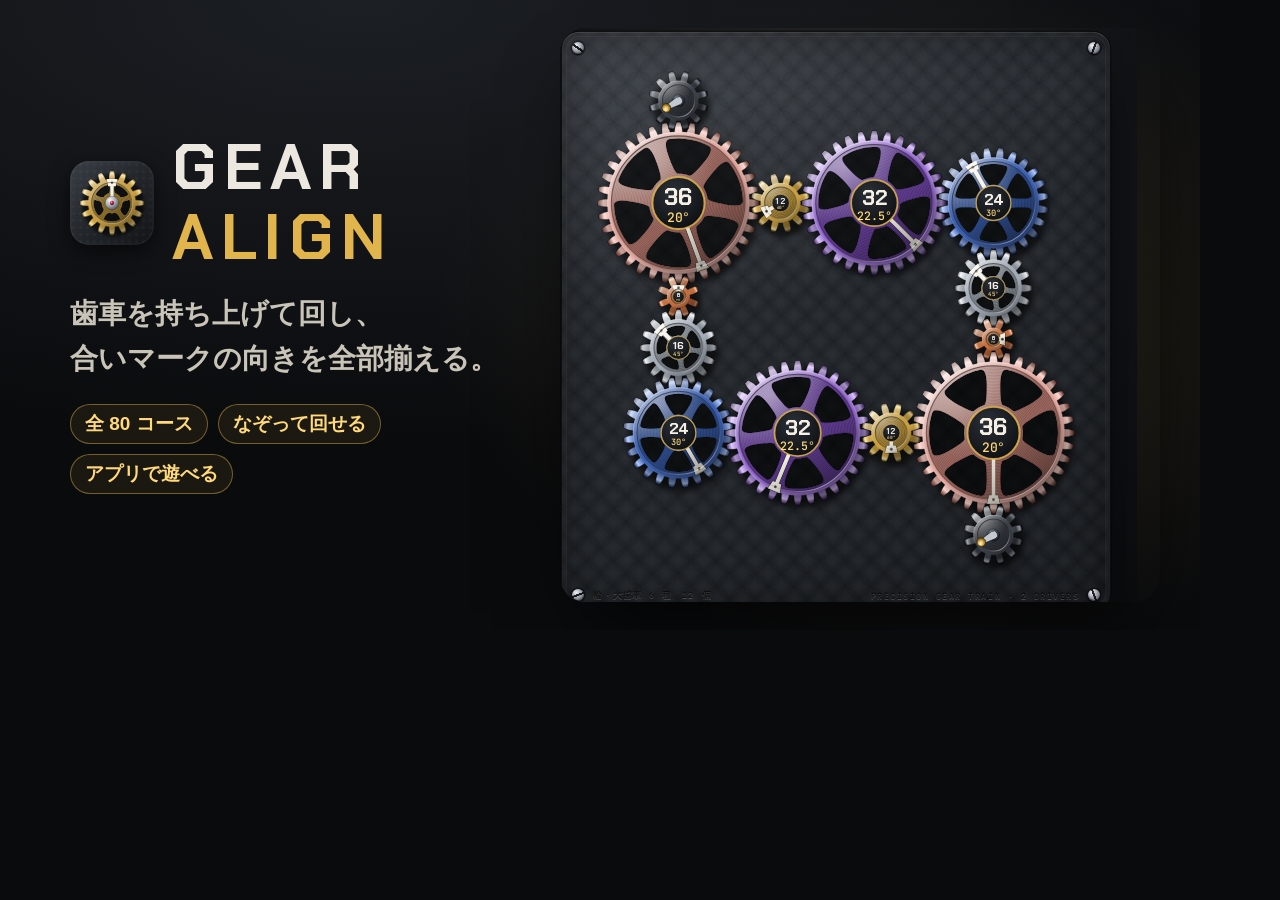
<file: tools/og.html>
<!doctype html>
<!-- リンクのプレビュー画像（icons/og.png、1200×630）を作るためのページ。
     ./serve.sh のあと、Chrome で 1200×630 のスクリーンショットを撮る（README の手順）。 -->
<html lang="ja"><head><meta charset="utf-8">
<link rel="stylesheet" href="https://fonts.googleapis.com/css2?family=Chakra+Petch:wght@600;700&display=swap">
<style>
  html, body { margin: 0; width: 1200px; height: 630px; overflow: hidden; background: #0a0b0d; }
  body {
    position: relative;
    background:
      radial-gradient(70% 90% at 78% 50%, rgba(226, 181, 76, 0.12), transparent 60%),
      radial-gradient(120% 100% at 30% 0%, #1c1f24, #0a0b0d 70%);
    font-family: "Hiragino Sans", "Noto Sans JP", sans-serif;
    color: #ece8df;
  }
  .board { position: absolute; right: 40px; top: 28px; width: 600px; height: 574px; overflow: hidden; border-radius: 26px;
    box-shadow: 0 40px 80px -30px rgba(0, 0, 0, 0.9); }
  .board iframe { position: absolute; border: 0; width: 700px; height: 1100px; left: -25px; top: -66px; transform: scale(0.86); transform-origin: 0 0; }
  .text { position: absolute; left: 70px; top: 0; bottom: 0; width: 470px; display: flex; flex-direction: column; justify-content: center; gap: 22px; }
  .brand { display: flex; align-items: center; gap: 18px; }
  .brand img { width: 84px; height: 84px; filter: drop-shadow(0 6px 10px rgba(0,0,0,.6)); }
  h1 { margin: 0; font: 700 64px/1 "Chakra Petch", sans-serif; letter-spacing: 0.12em; }
  h1 span { color: #e2b54c; display: block; margin-top: 6px; }
  p { margin: 0; font-size: 28px; line-height: 1.6; color: #c9c4b8; font-weight: 600; }
  .tags { display: flex; gap: 10px; flex-wrap: wrap; }
  .tags b { font-size: 19px; font-weight: 600; color: #ffd97a; padding: 6px 14px; border-radius: 999px; border: 1px solid rgba(226,181,76,.45); background: rgba(226,181,76,.08); }
</style></head>
<body>
  <div class="text">
    <div class="brand"><img src="../icons/icon.svg" alt=""><h1>GEAR<span>ALIGN</span></h1></div>
    <p>歯車を持ち上げて回し、<br>合いマークの向きを全部揃える。</p>
    <div class="tags"><b>全 80 コース</b><b>なぞって回せる</b><b>アプリで遊べる</b></div>
  </div>
  <div class="board"><iframe src="../index.html#r6/12/1/f/OGIMG" scrolling="no"></iframe></div>
</body></html>
</file>
<file: css/style.css>
/* GEAR ALIGN — 機械式時計のムーブメントを思わせる、金属の質感で組んだ画面。
   地板（ペルラージュ仕上げ）の上に金属の歯車を載せ、操作部は黒染めの操作盤にまとめる。
   光は左上から。歯車の陰影・地板の影・ボタンの面取りはすべてこの向きで揃えてある。 */

:root {
  --bg: #0a0b0d;
  --bg2: #15181c;
  --ink: #050607;
  --panel: #16191d;
  --panel-hi: #22262c;
  --line: rgba(255, 255, 255, 0.07);
  --line-strong: rgba(255, 255, 255, 0.13);
  --fg: #ece8df;
  --dim: #8a9099;
  --faint: #5b616a;
  --accent: #e2b54c;          /* 真鍮 */
  --accent-hi: #ffd97a;
  --accent-lo: #7a5a16;
  --accent-glow: rgba(226, 181, 76, 0.35);
  --shadow: rgba(0, 0, 0, 0.7);
  --radius: 16px;
  --anim: 400ms;
  --ease-gear: cubic-bezier(0.32, 0.9, 0.3, 1.04);
  --f-display: "Chakra Petch", "Hiragino Sans", "Hiragino Kaku Gothic ProN", "Noto Sans JP", system-ui, sans-serif;
  --f-mono: "JetBrains Mono", ui-monospace, "SF Mono", Menlo, monospace;
  --f-body: "Hiragino Sans", "Hiragino Kaku Gothic ProN", "Noto Sans JP", system-ui, sans-serif;
  color-scheme: dark;
}

* { box-sizing: border-box; }
html, body { margin: 0; min-height: 100%; }
/* Safari の上下バーの色は html の背景から取られるので、body と同じ色を html にも塗る（theme-color と同じ） */
html { background-color: var(--bg); }

/* スマホで連続してタップしたときに、ダブルタップで拡大されないようにする。
   manipulation はスクロールと 2 本指の拡大は残し、ダブルタップの拡大だけを止める
   （歯車の上はなぞって回すため、さらに touch-action: none にしてある）。 */
html { touch-action: manipulation; -webkit-text-size-adjust: 100%; text-size-adjust: 100%; }

/* ボタンや盤面を長押し・連打しても、文字が選択されたりメニューが出たりしないようにする。
   シェアの文面など、コピーしたい文字は選べるまま残す */
button, a.share-link, .tile, .topbar, .console, .plate, #board, .sheet-head, .stage-head {
  -webkit-user-select: none;
  user-select: none;
  -webkit-touch-callout: none;
  -webkit-tap-highlight-color: transparent;
}

/* iPhone は文字が 16px 未満の入力欄を押すと勝手に拡大するので、指で操作する端末では 16px にする */
@media (pointer: coarse) {
  select, textarea, input { font-size: 16px; }
}

body {
  background-color: var(--bg);
  background-image:
    radial-gradient(90% 60% at 50% 0%, rgba(226, 181, 76, 0.06), transparent 60%),
    radial-gradient(120% 90% at 50% 20%, #1a1d22 0%, var(--bg) 70%),
    url("data:image/svg+xml,%3Csvg xmlns='http://www.w3.org/2000/svg' width='160' height='160'%3E%3Cfilter id='n'%3E%3CfeTurbulence type='fractalNoise' baseFrequency='.9' numOctaves='2' stitchTiles='stitch'/%3E%3CfeColorMatrix values='0 0 0 0 1 0 0 0 0 1 0 0 0 0 1 0 0 0 .05 0'/%3E%3C/filter%3E%3Crect width='100%25' height='100%25' filter='url(%23n)'/%3E%3C/svg%3E");
  background-attachment: fixed;
  color: var(--fg);
  font-family: var(--f-body);
  -webkit-font-smoothing: antialiased;
  display: flex;
  flex-direction: column;
  align-items: center;
}

/* ---- 上のバー ---- */

.topbar {
  width: 100%;
  max-width: 980px;
  display: flex;
  align-items: center;
  gap: 18px;
  padding: calc(14px + env(safe-area-inset-top)) max(16px, env(safe-area-inset-right)) 14px max(16px, env(safe-area-inset-left));
}

.brand { display: flex; align-items: center; gap: 10px; }
.logo { width: 26px; height: 26px; flex: none; filter: drop-shadow(0 1px 0 #000); }
.logo path:first-child { fill: var(--accent); }
.logo circle { fill: #1b1e22; stroke: var(--accent-lo); stroke-width: 1; }
.logo .needle { fill: var(--fg); }

h1 {
  margin: 0;
  font-family: var(--f-display);
  font-size: 1.05rem;
  font-weight: 700;
  letter-spacing: 0.22em;
  white-space: nowrap;
  color: var(--fg);
  text-shadow: 0 1px 0 #000;
}
h1 span { color: var(--accent); margin-left: 0.4em; }

/* 手数・時間・ベストは、黒い小窓に数字が出る計器のように */
.meters {
  display: flex;
  gap: 8px;
  margin-left: auto;
  align-items: stretch;
}
.meter {
  display: inline-flex;
  flex-direction: column;
  justify-content: center;
  gap: 1px;
  min-width: 64px;
  padding: 5px 11px 6px;
  border-radius: 9px;
  background: linear-gradient(180deg, #050607, #0c0e11);
  border: 1px solid rgba(0, 0, 0, 0.9);
  box-shadow: inset 0 2px 6px rgba(0, 0, 0, 0.9), 0 1px 0 rgba(255, 255, 255, 0.06);
  white-space: nowrap;
}
.meter i {
  font-style: normal;
  font-size: 0.58rem;
  letter-spacing: 0.14em;
  color: var(--faint);
}
.meter b {
  font-family: var(--f-mono);
  font-size: 0.92rem;
  font-weight: 700;
  color: #f3eee2;
  font-variant-numeric: tabular-nums;
  text-shadow: 0 0 10px rgba(255, 240, 210, 0.18);
}
.meter.dim b { color: var(--dim); font-size: 0.78rem; font-weight: 500; text-shadow: none; }

.topbar-actions { display: flex; gap: 8px; }

/* コース選択のボタン：地図のアイコンと、いま遊んでいるコース名 */
button.course-btn {
  display: flex;
  align-items: center;
  gap: 9px;
  height: 40px;
  max-width: 240px;
  padding: 0 14px 0 10px;
  border-radius: 999px;
  text-align: left;
}
.course-btn svg {
  flex: none;
  width: 22px; height: 22px;
  fill: rgba(226, 181, 76, 0.18);
  stroke: var(--accent);
  stroke-width: 1.7;
  stroke-linejoin: round;
}
.course-text { display: flex; flex-direction: column; min-width: 0; line-height: 1.2; }
.course-text i { font-style: normal; font-size: 0.58rem; letter-spacing: 0.14em; color: var(--accent); }
.course-text b {
  font-size: 0.74rem; font-weight: 600; color: var(--fg);
  overflow: hidden; text-overflow: ellipsis; white-space: nowrap;
}
button.course-btn:hover:not(:disabled) .course-text b { color: var(--accent-hi); }

/* ---- 本体 ---- */

main {
  width: 100%;
  max-width: 980px;
  display: flex;
  flex-direction: column;
  align-items: center;
  gap: 18px;
  padding: 6px max(16px, env(safe-area-inset-right)) 44px max(16px, env(safe-area-inset-left));
}

.stage { position: relative; width: 100%; max-width: 640px; }
.stage.wide { max-width: 100%; }

/* ---- 地板 ----
   ロジウムめっきの真鍮にペルラージュ（円を少しずつ重ねた仕上げ）を施した板。
   円の重なりは 2 枚の放射グラデーションを半コマずらして作る。 */

.plate {
  position: relative;
  padding: 26px 22px 34px;
  border-radius: 22px;
  background-color: #272b31;
  background-image:
    radial-gradient(120% 90% at 20% 0%, rgba(255, 255, 255, 0.07), rgba(255, 255, 255, 0) 55%),
    radial-gradient(circle at 50% 50%, rgba(255, 255, 255, 0.035) 0, rgba(255, 255, 255, 0.012) 36%, rgba(0, 0, 0, 0) 52%, rgba(0, 0, 0, 0.09) 68%, rgba(0, 0, 0, 0) 70.5%),
    radial-gradient(circle at 50% 50%, rgba(255, 255, 255, 0.03) 0, rgba(255, 255, 255, 0.01) 36%, rgba(0, 0, 0, 0) 52%, rgba(0, 0, 0, 0.09) 68%, rgba(0, 0, 0, 0) 70.5%),
    linear-gradient(155deg, #353a41 0%, #25292e 45%, #1a1d21 100%);
  background-size: auto, 30px 30px, 30px 30px, auto;
  background-position: 0 0, 0 0, 15px 15px, 0 0;
  border: 1px solid #000;
  box-shadow:
    inset 0 1px 0 rgba(255, 255, 255, 0.16),
    inset 0 -1px 0 rgba(0, 0, 0, 0.7),
    inset 0 0 0 5px rgba(0, 0, 0, 0.18),
    inset 0 0 0 6px rgba(255, 255, 255, 0.05),
    inset 0 0 60px rgba(0, 0, 0, 0.45),
    0 1px 0 rgba(255, 255, 255, 0.05),
    0 40px 70px -30px rgba(0, 0, 0, 0.9),
    0 18px 30px -18px rgba(0, 0, 0, 0.8);
}

/* 四隅のビス。溝の向きはわざと不揃いに */
.screw {
  position: absolute;
  width: 14px; height: 14px;
  border-radius: 50%;
  background:
    linear-gradient(var(--rot, 35deg), transparent 43%, rgba(0, 0, 0, 0.85) 44%, rgba(0, 0, 0, 0.85) 56%, transparent 57%),
    radial-gradient(circle at 35% 30%, #f0f2f5, #9aa1ab 45%, #3c4148 100%);
  box-shadow: 0 1px 1px rgba(0, 0, 0, 0.8), 0 0 0 2px rgba(0, 0, 0, 0.35), inset 0 -1px 1px rgba(0, 0, 0, 0.5);
  pointer-events: none;
  z-index: 1;
}
.screw.tl { top: 12px; left: 12px; --rot: 35deg; }
.screw.tr { top: 12px; right: 12px; --rot: 110deg; }
.screw.bl { bottom: 12px; left: 12px; --rot: 160deg; }
.screw.br { bottom: 12px; right: 12px; --rot: 70deg; }

/* 刻印（彫り込んだ文字は、下側に光が当たって見える） */
.plate-cal, .plate-mark {
  position: absolute;
  bottom: 11px;
  font-family: var(--f-mono);
  font-size: 0.62rem;
  font-weight: 700;
  letter-spacing: 0.16em;
  color: rgba(0, 0, 0, 0.7);
  text-shadow: 0 1px 0 rgba(255, 255, 255, 0.2);
  white-space: nowrap;
  pointer-events: none;
}
.plate-cal { left: 36px; }
.plate-mark { right: 36px; }

/* 一列など横長の盤面は、狭い画面では横スクロールさせて歯車の大きさを保つ。
   続きがある側の端を暗くぼかして、横に送れることを見せる（main.js が can-left / can-right を付ける） */
.plate::before, .plate::after {
  content: "";
  position: absolute;
  top: 8px; bottom: 8px;
  width: 34px;
  z-index: 1;
  pointer-events: none;
  opacity: 0;
  transition: opacity 160ms;
}
.plate::before { left: 1px; border-radius: 20px 0 0 20px; background: linear-gradient(90deg, rgba(8, 9, 11, 0.85), transparent); }
.plate::after { right: 1px; border-radius: 0 20px 20px 0; background: linear-gradient(270deg, rgba(8, 9, 11, 0.85), transparent); }
.plate.can-left::before, .plate.can-right::after { opacity: 1; }
.board-wrap { overflow-x: auto; overflow-y: hidden; scrollbar-width: thin; }
.stage.wide .board-wrap { padding-bottom: 2px; }
.stage.wide svg#board { min-width: 460px; }

svg#board {
  display: block;
  width: 100%;
  height: auto;
  max-height: min(62vh, 640px);
  overflow: visible;
  -webkit-tap-highlight-color: transparent;
}

/* ---- 操作盤 ---- */

.console {
  width: 100%;
  max-width: 640px;
  display: flex;
  flex-direction: column;
  align-items: stretch;
  gap: 14px;
  padding: 16px;
  border-radius: var(--radius);
  background: linear-gradient(180deg, #1b1e23, #121417);
  border: 1px solid #000;
  box-shadow:
    inset 0 1px 0 rgba(255, 255, 255, 0.07),
    0 24px 40px -24px rgba(0, 0, 0, 0.9);
}

.context {
  margin: 0;
  display: grid;
  grid-template-columns: minmax(0, 1fr) minmax(0, 1fr);
  gap: 10px;
}
.readout {
  display: flex;
  flex-direction: column;
  gap: 3px;
  min-width: 0;
  padding: 8px 12px 9px;
  border-radius: 10px;
  background: linear-gradient(180deg, #050607, #0b0d10);
  border: 1px solid rgba(0, 0, 0, 0.9);
  box-shadow: inset 0 2px 8px rgba(0, 0, 0, 0.9), 0 1px 0 rgba(255, 255, 255, 0.05);
}
.readout i {
  font-style: normal;
  font-size: 0.62rem;
  letter-spacing: 0.12em;
  color: var(--faint);
}
.readout b {
  font-size: 0.9rem;
  font-weight: 600;
  color: var(--fg);
  overflow: hidden;
  text-overflow: ellipsis;
  white-space: nowrap;
}
.readout b.goal { color: var(--accent-hi); font-size: 1.05rem; text-shadow: 0 0 12px var(--accent-glow); }
/* 次にやることは、点灯したランプ付きで出す */
.readout b.prompt { color: var(--accent-hi); text-shadow: 0 0 12px var(--accent-glow); }
.readout b.prompt::before {
  content: "";
  display: inline-block;
  width: 7px; height: 7px;
  margin-right: 7px;
  vertical-align: 0.1em;
  border-radius: 50%;
  background: var(--accent-hi);
  box-shadow: 0 0 8px var(--accent-hi);
  animation: lamp 1.6s ease-in-out infinite;
}
@keyframes lamp { 50% { opacity: 0.35; } }

/* 凡例：材質のサンプル → 歯数 → 1 手の回転角 → 向きの数 */
.legend {
  display: flex;
  gap: 6px;
  flex-wrap: wrap;
  justify-content: center;
  font-size: 0.72rem;
  color: var(--dim);
}
.legend-item {
  display: inline-flex;
  align-items: center;
  gap: 5px;
  padding: 4px 10px 4px 5px;
  border-radius: 999px;
  background: rgba(255, 255, 255, 0.03);
  border: 1px solid var(--line);
  white-space: nowrap;
}
.legend-item .swatch {
  width: 16px; height: 16px;
  border-radius: 50%;
  background: radial-gradient(circle at 35% 30%, var(--m-light), var(--m-mid) 55%, var(--m-dark));
  box-shadow: 0 0 0 1px rgba(0, 0, 0, 0.8), inset 0 0 0 3px rgba(0, 0, 0, 0.12);
}
.legend-item .metal { color: var(--faint); font-size: 0.64rem; margin-right: 2px; }
.legend-item b { color: var(--fg); font-family: var(--f-mono); font-weight: 700; font-size: 0.74rem; }
.legend-item .u { margin-left: -2px; }
.legend-item .to { color: var(--faint); }
.legend-item em { font-style: normal; color: var(--faint); margin-left: 3px; }

.actions { display: flex; gap: 10px; flex-wrap: wrap; justify-content: center; width: 100%; }

/* ---- ボタン（面取りした金属のキー） ---- */

button, select {
  font: inherit;
  font-size: 0.84rem;
  color: var(--fg);
  background: linear-gradient(180deg, #2a2e35, #1c1f24);
  border: 1px solid #000;
  border-radius: 10px;
  padding: 9px 14px;
  cursor: pointer;
  box-shadow:
    inset 0 1px 0 rgba(255, 255, 255, 0.11),
    inset 0 -1px 0 rgba(0, 0, 0, 0.4),
    0 2px 0 #000,
    0 6px 12px -6px rgba(0, 0, 0, 0.8);
  transition: background 140ms, color 140ms, box-shadow 140ms, transform 70ms, opacity 140ms;
}
button:hover:not(:disabled), select:hover { background: linear-gradient(180deg, #32373f, #22262b); }
button:active:not(:disabled) {
  transform: translateY(2px);
  box-shadow: inset 0 1px 3px rgba(0, 0, 0, 0.6), 0 0 0 #000;
}
button:disabled { opacity: 0.38; cursor: default; }
button:focus-visible, select:focus-visible { outline: 2px solid var(--accent); outline-offset: 3px; }

select {
  appearance: none;
  padding-right: 34px;
  background-image:
    linear-gradient(45deg, transparent 50%, var(--accent) 50%),
    linear-gradient(135deg, var(--accent) 50%, transparent 50%),
    linear-gradient(180deg, #2a2e35, #1c1f24);
  background-position: calc(100% - 17px) 52%, calc(100% - 12px) 52%, 0 0;
  background-size: 5px 5px, 5px 5px, auto;
  background-repeat: no-repeat;
}
select:hover {
  background-image:
    linear-gradient(45deg, transparent 50%, var(--accent) 50%),
    linear-gradient(135deg, var(--accent) 50%, transparent 50%),
    linear-gradient(180deg, #32373f, #22262b);
}
select option { background: #1c1f24; }

button.icon {
  width: 36px; height: 36px;
  display: grid; place-items: center;
  padding: 0;
  border-radius: 50%;
  font-family: var(--f-display);
  font-size: 1rem;
  font-weight: 700;
  line-height: 1;
  color: var(--dim);
}
button.icon:hover:not(:disabled) { color: var(--accent-hi); }
button.icon svg { width: 18px; height: 18px; fill: currentColor; }

/* 回すボタンは主役。真鍮のベゼルに回転の向きを刻んだ大きなキー */
.actions:not(.minor) { display: grid; grid-template-columns: minmax(0, 1fr) minmax(0, 1fr); gap: 12px; }
button.turn {
  display: flex;
  align-items: center;
  gap: 12px;
  padding: 12px 16px;
  border-radius: 14px;
  font-size: 0.98rem;
  font-weight: 600;
  background: linear-gradient(180deg, #30353d, #1d2025 60%, #181b1f);
}
#ccw { justify-content: flex-start; }
#cw { justify-content: flex-end; }
button.turn .glyph {
  flex: none;
  width: 46px; height: 46px;
  display: grid; place-items: center;
  border-radius: 50%;
  background: radial-gradient(circle at 50% 40%, #1f2226, #0b0c0e);
  box-shadow:
    0 0 0 2px #000,
    0 0 0 4px var(--accent-lo),
    0 0 0 5px rgba(255, 217, 122, 0.5),
    inset 0 2px 4px rgba(0, 0, 0, 0.9);
  transition: box-shadow 160ms;
}
button.turn .glyph svg { width: 26px; height: 26px; fill: none; stroke: var(--accent); stroke-width: 2.3; stroke-linecap: round; }
button.turn .glyph svg .head { fill: var(--accent); stroke: none; }
button.turn .lab {
  display: flex; flex-direction: column;
  line-height: 1.35;
  letter-spacing: 0.02em;
}
#ccw .lab { align-items: flex-start; text-align: left; }
#cw .lab { align-items: flex-end; text-align: right; }
button.turn .lab small { font-size: 0.66rem; font-weight: 500; color: var(--dim); letter-spacing: 0.06em; }
button.turn:hover:not(:disabled) .glyph {
  box-shadow:
    0 0 0 2px #000,
    0 0 0 4px var(--accent),
    0 0 0 5px var(--accent-hi),
    0 0 18px var(--accent-glow),
    inset 0 2px 4px rgba(0, 0, 0, 0.9);
}
button.turn:hover:not(:disabled) .glyph svg { stroke: var(--accent-hi); }
button.turn.urge { animation: urge 0.8s ease-out 3; }

@keyframes urge {
  0%, 100% { box-shadow: inset 0 1px 0 rgba(255, 255, 255, 0.11), 0 2px 0 #000, 0 0 0 0 rgba(255, 217, 122, 0); }
  40%      { box-shadow: inset 0 1px 0 rgba(255, 255, 255, 0.11), 0 2px 0 #000, 0 0 0 5px rgba(255, 217, 122, 0.35); }
}

/* 補助の操作はアイコン付きの小さなキーを 4 つ並べる */
.actions.minor { display: grid; grid-template-columns: repeat(4, minmax(0, 1fr)); gap: 8px; }
.actions.minor button {
  display: flex;
  flex-direction: column;
  align-items: center;
  gap: 5px;
  padding: 10px 6px 9px;
  font-size: 0.74rem;
  white-space: nowrap;
}
.actions.minor button::before {
  content: "";
  width: 18px; height: 18px;
  background: currentColor;
  opacity: 0.85;
  -webkit-mask: var(--ico) center / contain no-repeat;
  mask: var(--ico) center / contain no-repeat;
}
.k-undo  { --ico: url("data:image/svg+xml,%3Csvg xmlns='http://www.w3.org/2000/svg' viewBox='0 0 24 24' fill='none' stroke='%23000' stroke-width='2.2' stroke-linecap='round' stroke-linejoin='round'%3E%3Cpath d='M9 14 4 9l5-5'/%3E%3Cpath d='M4 9h10.5a5.5 5.5 0 0 1 0 11H11'/%3E%3C/svg%3E"); }
.k-hint  { --ico: url("data:image/svg+xml,%3Csvg xmlns='http://www.w3.org/2000/svg' viewBox='0 0 24 24' fill='none' stroke='%23000' stroke-width='2.2' stroke-linecap='round' stroke-linejoin='round'%3E%3Cpath d='M9 18h6M10 21h4'/%3E%3Cpath d='M12 3a6 6 0 0 0-3.6 10.8c.7.6 1.1 1.4 1.1 2.2h5c0-.8.4-1.6 1.1-2.2A6 6 0 0 0 12 3Z'/%3E%3C/svg%3E"); }
.k-solve { --ico: url("data:image/svg+xml,%3Csvg xmlns='http://www.w3.org/2000/svg' viewBox='0 0 24 24' fill='%23000'%3E%3Cpath d='M7 4.5v15l12-7.5Z'/%3E%3C/svg%3E"); }
.k-new   { --ico: url("data:image/svg+xml,%3Csvg xmlns='http://www.w3.org/2000/svg' viewBox='0 0 24 24' fill='none' stroke='%23000' stroke-width='2.2' stroke-linecap='round' stroke-linejoin='round'%3E%3Cpath d='M16 3h5v5M4 20 21 3M21 16v5h-5M15 15l6 6M4 4l5 5'/%3E%3C/svg%3E"); }
button#solve.running { --ico: url("data:image/svg+xml,%3Csvg xmlns='http://www.w3.org/2000/svg' viewBox='0 0 24 24' fill='%23000'%3E%3Crect x='6' y='6' width='12' height='12' rx='1.5'/%3E%3C/svg%3E"); }

/* 入っているスイッチは、真鍮色の文字とランプで */
button.on { color: var(--accent-hi); }
button.on:not(.icon)::after {
  content: "";
  display: inline-block;
  width: 6px; height: 6px;
  margin-left: 7px;
  vertical-align: 0.12em;
  border-radius: 50%;
  background: var(--accent-hi);
  box-shadow: 0 0 7px var(--accent-hi);
}
.actions.minor button.on::after { position: absolute; margin: 0; top: 7px; right: 8px; }
.actions.minor button { position: relative; }
button#solve.running { color: var(--accent-hi); }

button.primary {
  color: #1a1204;
  font-weight: 700;
  background: linear-gradient(180deg, #f3d482, #d4a53f 55%, #b3862a);
  box-shadow:
    inset 0 1px 0 rgba(255, 255, 255, 0.55),
    inset 0 -1px 0 rgba(0, 0, 0, 0.25),
    0 2px 0 #3b2a07,
    0 8px 16px -6px rgba(226, 181, 76, 0.45);
}
button.primary:hover:not(:disabled) { background: linear-gradient(180deg, #ffe09a, #e2b54c 55%, #c29232); }

button.link {
  border: none; background: none; box-shadow: none; color: var(--dim);
  text-decoration: underline; text-underline-offset: 3px; padding: 4px 2px; font-size: 0.78rem;
}
button.link:hover:not(:disabled) { color: var(--accent-hi); background: none; }
button.link:active:not(:disabled) { transform: none; box-shadow: none; }

/* 設定の「制作」欄：ポータルへのリンク。button.link と同じ控えめな下線リンク */
a.credit { color: var(--dim); text-decoration: underline; text-underline-offset: 3px; padding: 4px 2px; font-size: 0.78rem; }
a.credit:hover { color: var(--accent-hi); }
a.credit:focus-visible { outline: 2px solid var(--accent); outline-offset: 3px; }

.hintbox {
  display: none;
  gap: 12px;
  align-items: center;
  justify-content: space-between;
  font-size: 0.8rem;
  color: var(--dim);
  padding: 8px 8px 8px 14px;
  border-radius: 12px;
  background: rgba(226, 181, 76, 0.06);
  border: 1px solid rgba(226, 181, 76, 0.22);
}
.hintbox.show { display: flex; }
.hintbox b { color: var(--accent-hi); font-family: var(--f-mono); font-variant-numeric: tabular-nums; }
.hintbox button { font-size: 0.78rem; padding: 7px 14px; }

/* ---- 解答プレーヤー ----
   自動で解くと、回すボタンの代わりにここが出る。シークバーは真鍮の目盛り、
   キーは補助キーと同じ面取りの金属キーに、テープデッキのような記号を付ける。 */

.player[hidden] { display: none; }
.console.replaying .actions:not(.minor),
.console.replaying .hintbox { display: none; }

.player {
  display: flex;
  flex-direction: column;
  gap: 10px;
  padding: 12px 14px 10px;
  border-radius: 12px;
  background: linear-gradient(180deg, #050607, #0b0d10);
  border: 1px solid rgba(0, 0, 0, 0.9);
  box-shadow: inset 0 2px 8px rgba(0, 0, 0, 0.9), 0 1px 0 rgba(255, 255, 255, 0.05);
  animation: fade 220ms ease-out;
}
.player-head { display: flex; align-items: baseline; gap: 10px; }
.player-tag {
  font-size: 0.62rem;
  letter-spacing: 0.14em;
  color: var(--accent);
}
.player-tag::before {
  content: "";
  display: inline-block;
  width: 7px; height: 7px;
  margin-right: 7px;
  vertical-align: 0.05em;
  border-radius: 50%;
  background: #e0304d;
  box-shadow: 0 0 8px #e0304d;
}
#player-status {
  font-family: var(--f-mono);
  font-size: 0.9rem;
  font-weight: 700;
  color: #f3eee2;
  font-variant-numeric: tabular-nums;
}
#player-status.done { color: var(--accent-hi); text-shadow: 0 0 12px var(--accent-glow); }
.player-head .link { margin-left: auto; font-size: 0.72rem; }

.scrub {
  -webkit-appearance: none;
  appearance: none;
  width: 100%;
  height: 22px;
  margin: 0;
  background: transparent;
  cursor: pointer;
  --fill: 0%;
}
.scrub::-webkit-slider-runnable-track {
  height: 6px;
  border-radius: 3px;
  background: linear-gradient(90deg, var(--accent-lo), var(--accent) var(--fill), #1a1d21 var(--fill));
  box-shadow: inset 0 1px 2px rgba(0, 0, 0, 0.9), 0 1px 0 rgba(255, 255, 255, 0.06);
}
.scrub::-moz-range-track {
  height: 6px; border-radius: 3px; background: #1a1d21;
  box-shadow: inset 0 1px 2px rgba(0, 0, 0, 0.9);
}
.scrub::-moz-range-progress { height: 6px; border-radius: 3px; background: linear-gradient(90deg, var(--accent-lo), var(--accent)); }
.scrub::-webkit-slider-thumb {
  -webkit-appearance: none;
  width: 18px; height: 18px;
  margin-top: -6px;
  border-radius: 50%;
  background: radial-gradient(circle at 36% 30%, #fff3c4, #e2b54c 45%, #5a3d0c);
  box-shadow: 0 0 0 2px #000, 0 2px 5px rgba(0, 0, 0, 0.8);
}
.scrub::-moz-range-thumb {
  width: 16px; height: 16px; border: 2px solid #000; border-radius: 50%;
  background: radial-gradient(circle at 36% 30%, #fff3c4, #e2b54c 45%, #5a3d0c);
}
.scrub:focus-visible { outline: 2px solid var(--accent); outline-offset: 3px; border-radius: 6px; }

.player-keys {
  display: grid;
  grid-template-columns: minmax(0, 0.8fr) minmax(0, 1fr) minmax(0, 1.25fr) minmax(0, 1fr) minmax(0, 0.8fr);
  gap: 7px;
}
.player-keys button {
  display: flex;
  flex-direction: column;
  align-items: center;
  gap: 5px;
  padding: 9px 4px 8px;
  font-size: 0.7rem;
  white-space: nowrap;
}
.player-keys button::before {
  content: "";
  width: 18px; height: 18px;
  background: currentColor;
  opacity: 0.9;
  -webkit-mask: var(--ico) center / contain no-repeat;
  mask: var(--ico) center / contain no-repeat;
}
.player-keys .pk-play { color: #1a1204; font-weight: 700; }
.player-keys .pk-play,
.player-keys .pk-play:hover:not(:disabled) {
  background: linear-gradient(180deg, #f3d482, #d4a53f 55%, #b3862a);
  box-shadow:
    inset 0 1px 0 rgba(255, 255, 255, 0.55),
    inset 0 -1px 0 rgba(0, 0, 0, 0.25),
    0 2px 0 #3b2a07,
    0 8px 16px -6px rgba(226, 181, 76, 0.45);
}
.player-keys .pk-play:hover:not(:disabled) { background: linear-gradient(180deg, #ffe09a, #e2b54c 55%, #c29232); }
.pk-first { --ico: url("data:image/svg+xml,%3Csvg xmlns='http://www.w3.org/2000/svg' viewBox='0 0 24 24' fill='%23000'%3E%3Cpath d='M4 5h2.4v14H4zM13.2 5v14L6.8 12ZM21 5v14l-6.4-7Z'/%3E%3C/svg%3E"); }
.pk-back  { --ico: url("data:image/svg+xml,%3Csvg xmlns='http://www.w3.org/2000/svg' viewBox='0 0 24 24' fill='%23000'%3E%3Cpath d='M17.6 5H20v14h-2.4zM16 5v14L5.5 12Z'/%3E%3C/svg%3E"); }
.pk-play  { --ico: url("data:image/svg+xml,%3Csvg xmlns='http://www.w3.org/2000/svg' viewBox='0 0 24 24' fill='%23000'%3E%3Cpath d='M7 4.5v15l12-7.5Z'/%3E%3C/svg%3E"); }
.pk-play.playing { --ico: url("data:image/svg+xml,%3Csvg xmlns='http://www.w3.org/2000/svg' viewBox='0 0 24 24' fill='%23000'%3E%3Cpath d='M6.5 5h4v14h-4zM13.5 5h4v14h-4z'/%3E%3C/svg%3E"); }
.pk-fwd   { --ico: url("data:image/svg+xml,%3Csvg xmlns='http://www.w3.org/2000/svg' viewBox='0 0 24 24' fill='%23000'%3E%3Cpath d='M4 5h2.4v14H4zM8 5v14l10.5-7Z'/%3E%3C/svg%3E"); }
.pk-last  { --ico: url("data:image/svg+xml,%3Csvg xmlns='http://www.w3.org/2000/svg' viewBox='0 0 24 24' fill='%23000'%3E%3Cpath d='M3 5v14l6.4-7ZM10.8 5v14l6.4-7ZM17.6 5H20v14h-2.4z'/%3E%3C/svg%3E"); }
.player-note { margin: 0; font-size: 0.64rem; color: var(--faint); text-align: center; }

/* シークで飛ぶときは、途中の動きを見せずに一気に切り替える */
#board.instant .spin, #board.instant .counter, #board.instant .lift, #board.instant .sh { transition: none !important; }

/* ---- 通知 ---- */

.toast {
  position: absolute;
  left: 50%; top: 14px;
  transform: translate(-50%, -6px);
  z-index: 2;
  margin: 0;
  max-width: 88%;
  padding: 8px 16px;
  border-radius: 999px;
  background: rgba(8, 9, 11, 0.94);
  border: 1px solid rgba(226, 181, 76, 0.4);
  box-shadow: 0 10px 24px rgba(0, 0, 0, 0.6);
  color: var(--accent-hi);
  font-size: 0.78rem;
  text-align: center;
  opacity: 0;
  pointer-events: none;
  transition: opacity 200ms, transform 200ms;
}
.toast.show { opacity: 1; transform: translate(-50%, 0); }

/* ---- クリア ---- */

.overlay {
  position: absolute;
  inset: 0;
  z-index: 3;
  display: none;
  place-items: center;
  background: radial-gradient(closest-side, rgba(10, 11, 13, 0.55), rgba(10, 11, 13, 0.82));
  border-radius: 22px;
  backdrop-filter: blur(2px);
}
.overlay.show { display: grid; animation: fade 260ms ease-out; }
@keyframes fade { from { opacity: 0; } }
.overlay .card {
  text-align: center;
  padding: 22px 30px 24px;
  border-radius: 18px;
  background: linear-gradient(180deg, #1f2227, #121417);
  border: 1px solid #000;
  box-shadow:
    inset 0 1px 0 rgba(255, 255, 255, 0.1),
    0 0 0 1px rgba(226, 181, 76, 0.35),
    0 0 0 5px rgba(0, 0, 0, 0.6),
    0 0 0 6px rgba(226, 181, 76, 0.18),
    0 30px 60px var(--shadow);
  max-width: 92%;
  animation: rise 360ms var(--ease-gear);
}
@keyframes rise { from { transform: translateY(10px) scale(0.97); opacity: 0; } }
.card-kicker {
  display: block;
  font-family: var(--f-display);
  font-size: 0.66rem;
  font-weight: 700;
  letter-spacing: 0.5em;
  margin-right: -0.5em;
  color: var(--accent);
}
.overlay h2 {
  margin: 4px 0 10px;
  font-size: 1.4rem;
  color: var(--fg);
  letter-spacing: 0.06em;
}
.overlay p { margin: 0 0 6px; font-size: 0.9rem; font-family: var(--f-body); }
.overlay #result { font-variant-numeric: tabular-nums; }
.overlay .rec { color: var(--accent-hi); font-size: 0.78rem; margin-bottom: 18px; }
.overlay .row { display: flex; gap: 10px; justify-content: center; flex-wrap: wrap; }

/* ---- 設定・遊び方のシート ---- */

dialog.sheet {
  width: min(580px, calc(100vw - 24px));
  max-height: min(84vh, 780px);
  padding: 0;
  border: 1px solid #000;
  border-radius: 18px;
  background: linear-gradient(180deg, #1a1d21, #121417);
  color: var(--fg);
  box-shadow:
    inset 0 1px 0 rgba(255, 255, 255, 0.08),
    0 0 0 1px rgba(255, 255, 255, 0.04),
    0 30px 80px var(--shadow);
  overflow: hidden;
}
dialog.sheet[open] { animation: rise 280ms var(--ease-gear); }
dialog.sheet.narrow { width: min(400px, calc(100vw - 24px)); }
dialog#help { width: min(500px, calc(100vw - 24px)); }
.prose .row { display: flex; gap: 8px; margin-top: 6px; }
.prose .row.end { justify-content: flex-end; }

/* コース選択は「見出し・スクロールする一覧・下に固定したルール」の 3 段 */
dialog.sheet.course { width: min(640px, calc(100vw - 24px)); }
dialog.sheet.course[open] { display: flex; flex-direction: column; height: min(86vh, 820px); max-height: min(86vh, 820px); }
.course .sheet-body { flex: 1 1 auto; min-height: 0; max-height: none; }
.sheet-foot {
  flex: none;
  display: flex;
  flex-direction: column;
  gap: 10px;
  padding: 12px 20px 16px;
  background: linear-gradient(180deg, #1c1f24, #14171a);
  border-top: 1px solid #000;
  box-shadow: 0 -1px 0 rgba(255, 255, 255, 0.05) inset, 0 -14px 24px -12px rgba(0, 0, 0, 0.8);
}
.sheet-foot .note { margin: 0; }
.rules {
  display: grid;
  grid-template-columns: minmax(0, 0.8fr) minmax(0, 1fr) auto;
  gap: 10px;
  align-items: end;
}
.rule { display: flex; flex-direction: column; gap: 5px; min-width: 0; margin: 0; }
.rule > span { font-size: 0.64rem; letter-spacing: 0.1em; color: var(--dim); }
.rule select { width: 100%; }
.rule.go button { padding: 9px 18px; white-space: nowrap; }

dialog.sheet::backdrop { background: rgba(4, 5, 6, 0.7); backdrop-filter: blur(3px); }

.sheet-head {
  display: flex;
  align-items: center;
  gap: 10px;
  padding: 14px 14px 13px 20px;
  background: linear-gradient(180deg, rgba(255, 255, 255, 0.04), rgba(255, 255, 255, 0));
  border-bottom: 1px solid #000;
  box-shadow: 0 1px 0 rgba(255, 255, 255, 0.05);
}
.sheet-head h2 {
  margin: 0;
  font-size: 0.95rem;
  letter-spacing: 0.1em;
}
.sheet-head h2::before {
  content: "";
  display: inline-block;
  width: 3px; height: 0.9em;
  margin-right: 10px;
  vertical-align: -0.1em;
  border-radius: 2px;
  background: var(--accent);
}
.sheet-head .icon { margin-left: auto; font-size: 1.15rem; font-family: var(--f-body); font-weight: 400; }

.sheet-body {
  padding: 18px 20px 24px;
  overflow-y: auto;
  max-height: calc(min(84vh, 780px) - 56px);
  display: flex;
  flex-direction: column;
  gap: 16px;
}

.field { display: flex; align-items: center; gap: 12px; font-size: 0.82rem; }
.field.stack { flex-direction: column; align-items: stretch; gap: 10px; }
.field.stack > span { flex: none; }
.field > span {
  color: var(--dim);
  flex: 0 0 8.5em;
  font-size: 0.74rem;
  letter-spacing: 0.08em;
}
.field select { flex: 1 1 auto; min-width: 0; }
.field .row { display: flex; gap: 8px; flex-wrap: wrap; align-items: center; flex: 1 1 auto; }
.field code {
  font-family: var(--f-mono);
  font-size: 0.82rem; letter-spacing: 0.14em; color: #f3eee2;
  background: #07080a;
  border: 1px solid #000;
  box-shadow: inset 0 2px 5px rgba(0, 0, 0, 0.9), 0 1px 0 rgba(255, 255, 255, 0.05);
  border-radius: 7px; padding: 5px 10px;
}

/* シェア */
.share-btn, .share-native, .share-copy, .share-link { display: inline-flex; align-items: center; justify-content: center; gap: 8px; }
.share-btn::before, .share-native::before, .share-copy::before, .share-link::before {
  content: "";
  width: 16px; height: 16px;
  flex: none;
  background: currentColor;
  -webkit-mask: var(--ico) center / contain no-repeat;
  mask: var(--ico) center / contain no-repeat;
}
.share-btn, .share-native { --ico: url("data:image/svg+xml,%3Csvg xmlns='http://www.w3.org/2000/svg' viewBox='0 0 24 24' fill='none' stroke='%23000' stroke-width='2.2' stroke-linecap='round' stroke-linejoin='round'%3E%3Cpath d='M12 15V3.5M7.5 8 12 3.5 16.5 8'/%3E%3Cpath d='M8 11H6a1.5 1.5 0 0 0-1.5 1.5v7A1.5 1.5 0 0 0 6 21h12a1.5 1.5 0 0 0 1.5-1.5v-7A1.5 1.5 0 0 0 18 11h-2'/%3E%3C/svg%3E"); }
.share-copy { --ico: url("data:image/svg+xml,%3Csvg xmlns='http://www.w3.org/2000/svg' viewBox='0 0 24 24' fill='none' stroke='%23000' stroke-width='2.2' stroke-linecap='round' stroke-linejoin='round'%3E%3Crect x='8.5' y='8.5' width='12' height='12' rx='2'/%3E%3Cpath d='M15.5 8.5V5A1.5 1.5 0 0 0 14 3.5H5A1.5 1.5 0 0 0 3.5 5v9A1.5 1.5 0 0 0 5 15.5h3.5'/%3E%3C/svg%3E"); }
.share-x { --ico: url("data:image/svg+xml,%3Csvg xmlns='http://www.w3.org/2000/svg' viewBox='0 0 24 24' fill='%23000'%3E%3Cpath d='M17.8 3h3.1l-6.8 7.8L22 21h-6.2l-4.9-6.4L5.3 21H2.2l7.3-8.3L2 3h6.4l4.4 5.8Zm-1.1 16.2h1.7L7.4 4.7H5.6Z'/%3E%3C/svg%3E"); }
.share-line { --ico: url("data:image/svg+xml,%3Csvg xmlns='http://www.w3.org/2000/svg' viewBox='0 0 24 24' fill='%23000'%3E%3Cpath d='M12 3C6.5 3 2 6.6 2 11c0 3.9 3.5 7.2 8.3 7.9.3.1.8.2.9.5.1.3.1.7 0 1l-.1.9c0 .3-.2 1 .9.5s5.9-3.5 8-6c1.4-1.6 2-3.2 2-4.8C22 6.6 17.5 3 12 3Zm-5.5 10.6H4.6a.5.5 0 0 1-.5-.5V9.2a.5.5 0 0 1 1 0v3.4h1.4a.5.5 0 0 1 0 1Zm2-.5a.5.5 0 0 1-1 0V9.2a.5.5 0 0 1 1 0Zm4.7 0a.5.5 0 0 1-.9.3l-2-2.7v2.4a.5.5 0 0 1-1 0V9.2a.5.5 0 0 1 .9-.3l2 2.7V9.2a.5.5 0 0 1 1 0Zm3.1-2.4a.5.5 0 0 1 0 1h-1.4v.9h1.4a.5.5 0 0 1 0 1h-1.9a.5.5 0 0 1-.5-.5V9.2a.5.5 0 0 1 .5-.5h1.9a.5.5 0 0 1 0 1h-1.4v.9Z'/%3E%3C/svg%3E"); }
.overlay .share-row { margin-top: 10px; }
.overlay .share-btn { color: var(--accent-hi); }
.share-text {
  width: 100%;
  resize: none;
  font: inherit;
  font-size: 0.8rem;
  line-height: 1.7;
  color: #f3eee2;
  padding: 10px 12px;
  border-radius: 10px;
  background: #07080a;
  border: 1px solid #000;
  box-shadow: inset 0 2px 6px rgba(0, 0, 0, 0.9), 0 1px 0 rgba(255, 255, 255, 0.05);
}
.share-text:focus-visible { outline: 2px solid var(--accent); outline-offset: 2px; }
.share-actions { display: grid; grid-template-columns: minmax(0, 1fr) minmax(0, 1fr); gap: 8px; }
.share-actions .share-native, .share-actions .share-copy { grid-column: 1 / -1; }
.share-actions .share-native[hidden] { display: none; }
/* X と LINE はリンクだが、見た目はほかのキーと揃える */
a.share-link {
  font-size: 0.84rem;
  color: var(--fg);
  text-decoration: none;
  padding: 9px 14px;
  border-radius: 10px;
  border: 1px solid #000;
  background: linear-gradient(180deg, #2a2e35, #1c1f24);
  box-shadow: inset 0 1px 0 rgba(255, 255, 255, 0.11), inset 0 -1px 0 rgba(0, 0, 0, 0.4), 0 2px 0 #000, 0 6px 12px -6px rgba(0, 0, 0, 0.8);
  transition: background 140ms, color 140ms;
}
a.share-link:hover { background: linear-gradient(180deg, #32373f, #22262b); color: var(--accent-hi); }
a.share-link:active { transform: translateY(2px); box-shadow: inset 0 1px 3px rgba(0, 0, 0, 0.6); }
a.share-link:focus-visible { outline: 2px solid var(--accent); outline-offset: 3px; }
.share-status { margin: 0; min-height: 1.2em; font-size: 0.74rem; color: var(--accent-hi); }

/* アプリとしてインストール */
.field.install { align-items: flex-start; }
.install-box { display: flex; flex-direction: column; align-items: flex-start; gap: 8px; flex: 1 1 auto; min-width: 0; }
.install-btn { display: inline-flex; align-items: center; gap: 8px; }
.install-btn::before {
  content: "";
  width: 16px; height: 16px;
  background: currentColor;
  -webkit-mask: url("data:image/svg+xml,%3Csvg xmlns='http://www.w3.org/2000/svg' viewBox='0 0 24 24' fill='none' stroke='%23000' stroke-width='2.3' stroke-linecap='round' stroke-linejoin='round'%3E%3Cpath d='M12 4v11M7 10.5l5 5 5-5M5 20h14'/%3E%3C/svg%3E") center / contain no-repeat;
  mask: url("data:image/svg+xml,%3Csvg xmlns='http://www.w3.org/2000/svg' viewBox='0 0 24 24' fill='none' stroke='%23000' stroke-width='2.3' stroke-linecap='round' stroke-linejoin='round'%3E%3Cpath d='M12 4v11M7 10.5l5 5 5-5M5 20h14'/%3E%3C/svg%3E") center / contain no-repeat;
}
.install-btn:disabled { opacity: 0.7; color: var(--dim); background: linear-gradient(180deg, #2a2e35, #1c1f24); }
.install-btn:disabled::before {
  -webkit-mask-image: url("data:image/svg+xml,%3Csvg xmlns='http://www.w3.org/2000/svg' viewBox='0 0 24 24' fill='none' stroke='%23000' stroke-width='2.6' stroke-linecap='round' stroke-linejoin='round'%3E%3Cpath d='M5 12.5l4.5 4.5L19 7.5'/%3E%3C/svg%3E");
  mask-image: url("data:image/svg+xml,%3Csvg xmlns='http://www.w3.org/2000/svg' viewBox='0 0 24 24' fill='none' stroke='%23000' stroke-width='2.6' stroke-linecap='round' stroke-linejoin='round'%3E%3Cpath d='M5 12.5l4.5 4.5L19 7.5'/%3E%3C/svg%3E");
}
.install-note { margin: 0; font-size: 0.72rem; line-height: 1.65; color: var(--dim); }
.install-note b { color: var(--fg); }
.install-steps {
  margin: 0;
  padding: 10px 12px 10px 30px;
  font-size: 0.74rem;
  line-height: 1.75;
  color: var(--dim);
  background: rgba(226, 181, 76, 0.06);
  border: 1px solid rgba(226, 181, 76, 0.22);
  border-radius: 10px;
}
.install-steps[hidden] { display: none; }
.install-steps b { color: var(--accent-hi); font-weight: 600; }
.install-steps li::marker { color: var(--accent); font-family: var(--f-mono); }

/* ステージは並べ方 × 大きさを全部並べ、実際の盤面を小さく描いて選ぶ */
.picker { display: flex; flex-direction: column; gap: 16px; }
.stage-group { display: flex; flex-direction: column; gap: 7px; }
.stage-head { display: flex; align-items: baseline; gap: 8px; flex-wrap: wrap; }
.stage-head b { font-size: 0.8rem; color: var(--fg); font-weight: 600; }
.stage-head em {
  font-style: normal; font-size: 0.64rem; color: var(--faint);
  padding: 1px 7px; border-radius: 999px; border: 1px solid var(--line);
}
.stage-row { display: grid; grid-template-columns: repeat(auto-fill, minmax(80px, 1fr)); gap: 7px; }
.tile {
  position: relative;
  display: flex; flex-direction: column; align-items: center; gap: 4px;
  padding: 8px 5px 7px;
  border-radius: 11px;
  background:
    radial-gradient(circle at 50% 50%, rgba(255, 255, 255, 0.04) 0, rgba(0, 0, 0, 0) 50%, rgba(0, 0, 0, 0.12) 68%, rgba(0, 0, 0, 0) 70%) 0 0 / 12px 12px,
    linear-gradient(160deg, #2a2e34, #1b1e22);
  border: 1px solid #000;
  box-shadow: inset 0 1px 0 rgba(255, 255, 255, 0.07);
  cursor: pointer;
  transition: box-shadow 140ms, transform 100ms;
}
.tile:hover { box-shadow: inset 0 1px 0 rgba(255, 255, 255, 0.1), 0 0 0 1px rgba(255, 255, 255, 0.12); }
.tile input { position: absolute; opacity: 0; width: 0; height: 0; }
.tile.on {
  box-shadow: inset 0 1px 0 rgba(255, 255, 255, 0.1), 0 0 0 1px var(--accent), 0 0 14px var(--accent-glow);
}
.tile:focus-within { outline: 2px solid var(--accent); outline-offset: 2px; }
.tile .prev { display: block; width: 100%; height: 44px; }
.tile svg.preview { width: 100%; height: 100%; display: block; filter: drop-shadow(1px 2px 1px rgba(0, 0, 0, 0.6)); }
.tile .nm { font-family: var(--f-mono); font-size: 0.64rem; line-height: 1.2; text-align: center; color: var(--dim); }
.tile.on .nm { color: var(--accent-hi); }

.note {
  margin: -6px 0 0;
  font-size: 0.75rem;
  line-height: 1.7;
  color: var(--dim);
  padding: 8px 12px;
  border-left: 2px solid var(--accent-lo);
  background: rgba(255, 255, 255, 0.02);
  border-radius: 0 8px 8px 0;
}

.prose { font-size: 0.83rem; line-height: 1.9; color: var(--dim); gap: 0; }
.prose p { margin: 0 0 12px; }
.prose h3 {
  margin: 10px 0 6px;
  font-size: 0.86rem;
  color: var(--fg);
  letter-spacing: 0.04em;
}
.prose h3::before { content: "◆"; color: var(--accent); font-size: 0.6em; margin-right: 8px; vertical-align: 0.2em; }
.prose ol { margin: 0 0 12px; padding-left: 1.3em; }
.prose li::marker { color: var(--accent); font-family: var(--f-mono); }
.prose b { color: var(--fg); }
.prose kbd {
  font-family: var(--f-mono); font-size: 0.72rem;
  border-radius: 5px;
  padding: 1px 6px;
  color: var(--fg);
  background: linear-gradient(180deg, #2a2e35, #1c1f24);
  border: 1px solid #000;
  box-shadow: inset 0 1px 0 rgba(255, 255, 255, 0.1), 0 1px 0 #000;
}
.prose .keys { margin-bottom: 0; }

/* ---- 歯車 ----
   回る層（.spin）の中に、逆向きに同じだけ回す層（.counter）を入れてある。
   陰影・ボス・ルビーはこの層に描くので、歯車が回っても光の当たり方は変わらない。
   二つの層は同じ時間・同じ緩急で動くので、途中でも打ち消し合ってずれない。 */

.gear { cursor: pointer; touch-action: none; }   /* 歯車の上では、なぞる操作を画面のスクロールに取られない */
#board.dragging, #board.dragging .gear { cursor: grabbing; }

.lift, .spin, .counter, .sh {
  transform-box: fill-box;
  transform-origin: center;
}
.spin, .counter { transition: transform var(--anim) var(--ease-gear); }
.lift { transition: transform 360ms cubic-bezier(0.34, 1.3, 0.5, 1), filter 200ms, opacity 200ms; }

/* 持ち上げた歯車は「奥に下がる」。小さくなって隣との噛み合いに隙間ができるので、
   外れたことが形で分かる（前に出すより直感的）。影も地板に近づいて小さく薄くなる */
.lift { transform: scale(1); }
.gear.lifted .lift { transform: scale(0.78); }
.gear.lifted .lift { filter: brightness(0.58) saturate(0.7); }

.sh {
  fill: #000;
  opacity: 0.62;
  filter: url(#soft);
  transition: transform 360ms cubic-bezier(0.34, 1.3, 0.5, 1), opacity 200ms;
}
.shadow.lifted .sh { transform: translate(-3px, -5.5px) scale(0.8); opacity: 0.4; }
.shadow.unpowered .sh { opacity: 0.25; }

.teeth { stroke: rgba(0, 0, 0, 0.6); stroke-width: 1; stroke-linejoin: round; }
.alt   { opacity: 0.3; pointer-events: none; }
.web   { stroke: rgba(0, 0, 0, 0.35); stroke-width: 0.8; }
.grain { pointer-events: none; }
.light { fill: url(#light); pointer-events: none; }
.spec  { fill: url(#spec); pointer-events: none; }
.recess { fill: none; stroke: url(#recess); stroke-width: 1.8; }
.rim   { fill: none; stroke: url(#rim); stroke-width: 1.2; }
.hub   { stroke: rgba(0, 0, 0, 0.6); stroke-width: 0.8; }
/* 合いマークは白い塗料。縁をわずかに暗くして、塗った厚みを出す。ポンチの打刻は凹み */
.index { fill: #f6f1e4; stroke: rgba(10, 8, 4, 0.8); stroke-width: 1.3; stroke-linejoin: round; paint-order: stroke; }
.index-dot { fill: #3a342a; stroke: rgba(255, 255, 255, 0.6); stroke-width: 0.6; }
.hit   { fill: transparent; }

.gear:not(.lifted):not(.driver):hover .lift { filter: brightness(1.13); }

.gear.unpowered .lift { opacity: 0.38; }
.gear.unpowered .teeth { stroke: rgba(255, 255, 255, 0.6); stroke-dasharray: 4 3; }

/* 原動力：黒染めの鋼に磨いた鋼のクランク、真鍮の取っ手 */
.crank { fill: #c3c9d1; stroke: #0d0f12; stroke-width: 1; }
.knob  { fill: url(#knob); stroke: #3b2806; stroke-width: 1.2; }
.knob-cap { fill: rgba(255, 255, 255, 0.28); }
.gear.driver { cursor: grab; }
.gear.driver .lift { filter: none; }

.spinhint { opacity: 0; transition: opacity 160ms; pointer-events: none; }
.spinhint-arc  { fill: none; stroke: var(--accent-hi); stroke-linecap: round; }
.spinhint-head { fill: var(--accent-hi); }
.spinhints { filter: drop-shadow(0 0 5px rgba(255, 200, 90, 0.75)); }
#board.preview-cw  .spinhint.cw  { opacity: 1; }
#board.preview-ccw .spinhint.ccw { opacity: 1; }

/* 軸受けのルビー。ラベルを出しているときは中央の銘板に隠れる */
.jewel-set { fill: #d6dae0; stroke: rgba(0, 0, 0, 0.6); stroke-width: 0.8; }
.jewel { fill: url(#jewel); }
#board.labels .pin { display: none; }

/* 中央の銘板（回らない）。黒いエナメルに真鍮の縁 */
.chip { display: none; }
#board.labels .chip { display: block; }
.chip-bg { fill: url(#enamel); }
.chip-ring { fill: none; stroke: var(--accent); stroke-opacity: 0.85; }
.chip-teeth, .chip-angle {
  fill: #f6f1e4; text-anchor: middle;
  font-family: var(--f-display);
  font-weight: 700; pointer-events: none;
}
.chip-angle { fill: var(--accent-hi); font-family: var(--f-mono); font-weight: 500; }

.ghost {
  fill: rgba(255, 217, 122, 0.1); stroke: var(--accent-hi); stroke-linejoin: round;
  stroke-dasharray: 5 3;
  opacity: 0; pointer-events: none; transition: opacity 200ms;
}
.ghost.on { opacity: 0.85; }

.mark { fill: none; stroke: var(--accent-hi); stroke-width: 4; opacity: 0; pointer-events: none;
  transform-box: fill-box; transform-origin: center; }
.gear.suggest .mark { animation: pulse 1.1s ease-out 3; }

@keyframes pulse {
  0%   { opacity: 0.95; transform: scale(1); }
  100% { opacity: 0;    transform: scale(1.2); }
}

#board.solved #gears { animation: glow 1.4s ease-out; }
@keyframes glow {
  0%   { filter: drop-shadow(0 0 0 rgba(255, 217, 122, 0)); }
  35%  { filter: drop-shadow(0 0 22px rgba(255, 217, 122, 0.85)); }
  100% { filter: drop-shadow(0 0 0 rgba(255, 217, 122, 0)); }
}

/* ---- 狭い画面 ---- */

/* ---- スマホ ----
   縦長の画面で、盤面と操作盤がスクロールなしで 1 画面に収まるようにする。
   盤面の高さは「画面の高さ − 上のバーと操作盤のぶん」を上限にする（--chrome）。
   --chrome は main.js が実際の高さを測って入れる（凡例の行数や再生中かどうかで変わるため）。
   操作盤は計器を横並びの小窓にし、凡例を詰めて低くする。 */

@media (max-width: 600px), (orientation: landscape) and (max-height: 500px) {
  :root { --chrome: 372px; }

  .topbar { gap: 8px; padding: calc(8px + env(safe-area-inset-top)) max(12px, env(safe-area-inset-right)) 8px max(12px, env(safe-area-inset-left)); }
  .logo { width: 22px; height: 22px; }
  h1 { display: none; }
  .meters { gap: 5px; margin-left: 2px; margin-right: auto; }
  .meter { min-width: 0; padding: 3px 7px 4px; }
  .meter i { font-size: 0.54rem; }
  .meter b { font-size: 0.8rem; }
  .meter.dim { display: none; }
  .topbar-actions { gap: 6px; }
  button.icon { width: 32px; height: 32px; }
  button.course-btn { height: 32px; padding: 0 10px 0 8px; gap: 6px; }
  .course-btn svg { width: 18px; height: 18px; }
  .course-text b { display: none; }
  .course-text i { font-size: 0.68rem; letter-spacing: 0.06em; }

  main {
    gap: 10px;
    padding: 2px 10px calc(14px + env(safe-area-inset-bottom));
  }

  .plate { padding: 12px 8px 20px; border-radius: 16px; }
  .screw { width: 9px; height: 9px; }
  .screw.tl, .screw.tr { top: 6px; }
  .screw.bl, .screw.br { bottom: 6px; }
  .screw.tl, .screw.bl { left: 6px; }
  .screw.tr, .screw.br { right: 6px; }
  .plate-cal { left: 20px; bottom: 5px; font-size: 0.5rem; }
  .plate-mark { display: none; }
  svg#board { max-height: max(180px, calc(100vh - var(--chrome))); }
  /* 一列は横にスクロールして見る。歯車が指で押せる大きさになるよう幅を広めに取る */
  .stage.wide svg#board { min-width: 720px; }
  @supports (height: 100svh) {
    svg#board { max-height: max(180px, calc(100svh - var(--chrome))); }
  }

  .console { padding: 10px; gap: 9px; border-radius: 14px; }
  .context { grid-template-columns: minmax(0, 1fr) minmax(0, 1fr); gap: 7px; }
  .readout { padding: 5px 9px 6px; gap: 1px; border-radius: 8px; }
  .readout i { font-size: 0.54rem; }
  .readout b { font-size: 0.8rem; }
  .readout b.goal { font-size: 0.86rem; }
  .readout b.prompt::before { width: 6px; height: 6px; margin-right: 5px; }

  /* 凡例は「材質・歯数 → 角度」だけに詰める。入りきらなければ折り返して全部見せる */
  .legend { gap: 4px; font-size: 0.66rem; }
  .legend-item { flex: none; padding: 2px 7px 2px 3px; gap: 3px; }
  .legend-item .u { display: none; }
  .legend-item .swatch { width: 13px; height: 13px; }
  .legend-item b { font-size: 0.68rem; }
  .legend-item .metal, .legend-item em { display: none; }

  .actions:not(.minor) { gap: 8px; }
  button.turn { gap: 8px; padding: 7px 9px; font-size: 0.78rem; border-radius: 12px; min-width: 0; overflow: hidden; }
  button.turn .lab { min-width: 0; line-height: 1.25; word-break: keep-all; }
  button.turn .glyph { width: 34px; height: 34px; }
  button.turn .glyph svg { width: 21px; height: 21px; }
  button.turn .lab small { display: none; }
  .actions.minor { gap: 6px; }
  .actions.minor button { font-size: 0.64rem; gap: 3px; padding: 7px 2px 6px; white-space: normal; line-height: 1.2; }
  .actions.minor button::before { width: 16px; height: 16px; }

  /* 再生中は押せない補助キーを隠し、プレーヤーを低く詰める（閉じるはプレーヤーの中にある） */
  .console.replaying .actions.minor { display: none; }
  .player { padding: 8px 10px; gap: 6px; }
  .player-head { gap: 8px; }
  .player-tag { font-size: 0.56rem; }
  #player-status { font-size: 0.8rem; }
  .player-head .link { font-size: 0.68rem; padding: 2px 0; }
  .scrub { height: 18px; }
  .player-keys { gap: 5px; }
  .player-keys button { font-size: 0.58rem; gap: 3px; padding: 7px 2px 6px; }
  .player-keys button::before { width: 16px; height: 16px; }
  .player-note { display: none; }

  /* コース選択：下の固定欄は、説明を 2 行までにして一覧の見える量を確保する */
  dialog.sheet.course[open] { height: min(90vh, 820px); max-height: min(90vh, 820px); }
  @supports (height: 100svh) {
    dialog.sheet.course[open] { height: min(90svh, 820px); max-height: min(90svh, 820px); }
  }
  .sheet-foot { padding: 9px 12px 12px; gap: 8px; }
  .sheet-foot .note {
    display: -webkit-box;
    -webkit-line-clamp: 2;
    -webkit-box-orient: vertical;
    overflow: hidden;
    padding: 5px 10px;
    font-size: 0.7rem;
    line-height: 1.55;
  }
  .rules { grid-template-columns: minmax(0, 1fr) minmax(0, 1fr); gap: 8px; }
  .rule.go { grid-column: 1 / -1; }
  .rule.go button { width: 100%; padding: 8px 12px; }
  .sheet-head { padding: 10px 10px 9px 16px; }
  .sheet-body { padding: 14px 14px 18px; }
  .stage-row { grid-template-columns: repeat(auto-fill, minmax(72px, 1fr)); gap: 6px; }

  .field { flex-direction: column; align-items: stretch; gap: 6px; }
  .field > span { flex: none; }
}

/* スマホの横向き：盤面を左、操作盤を右に並べて、どちらも 1 画面の高さに収める */
@media (orientation: landscape) and (max-height: 500px) {
  .topbar { max-width: none; padding: calc(5px + env(safe-area-inset-top)) max(12px, env(safe-area-inset-right)) 5px max(12px, env(safe-area-inset-left)); }
  main {
    max-width: none;
    display: grid;
    grid-template-columns: minmax(0, 1fr) minmax(270px, 36%);
    align-items: start;
    gap: 10px;
    padding: 0 max(12px, env(safe-area-inset-right)) calc(8px + env(safe-area-inset-bottom)) max(12px, env(safe-area-inset-left));
  }
  .stage, .stage.wide, .console { max-width: none; }
  .console { max-height: calc(100vh - 62px); overflow-y: auto; }
  svg#board { max-height: calc(100vh - 92px); }
  @supports (height: 100svh) {
    .console { max-height: calc(100svh - 62px); }
    svg#board { max-height: calc(100svh - 92px); }
  }
  .stage.wide svg#board { min-width: 620px; }
  .sheet-foot .note { display: none; }
  .context { grid-template-columns: minmax(0, 1fr); gap: 6px; }
  .rules { grid-template-columns: minmax(0, 0.8fr) minmax(0, 1fr) auto; }
  .rule.go { grid-column: auto; }
  .rule.go button { width: auto; }
}

/* 背の低いスマホ（SE 初代など）では、コースの説明は省く */
@media (max-width: 600px) and (max-height: 620px) {
  .sheet-foot .note { display: none; }
}

@media (prefers-reduced-motion: reduce) {
  .lift, .spin, .counter, .sh { transition-duration: 1ms; }
  #board.solved #gears, .gear.suggest .mark, button.turn.urge,
  .readout b.prompt::before, .overlay.show, .overlay .card, dialog.sheet[open] { animation: none; }
}
</file>
